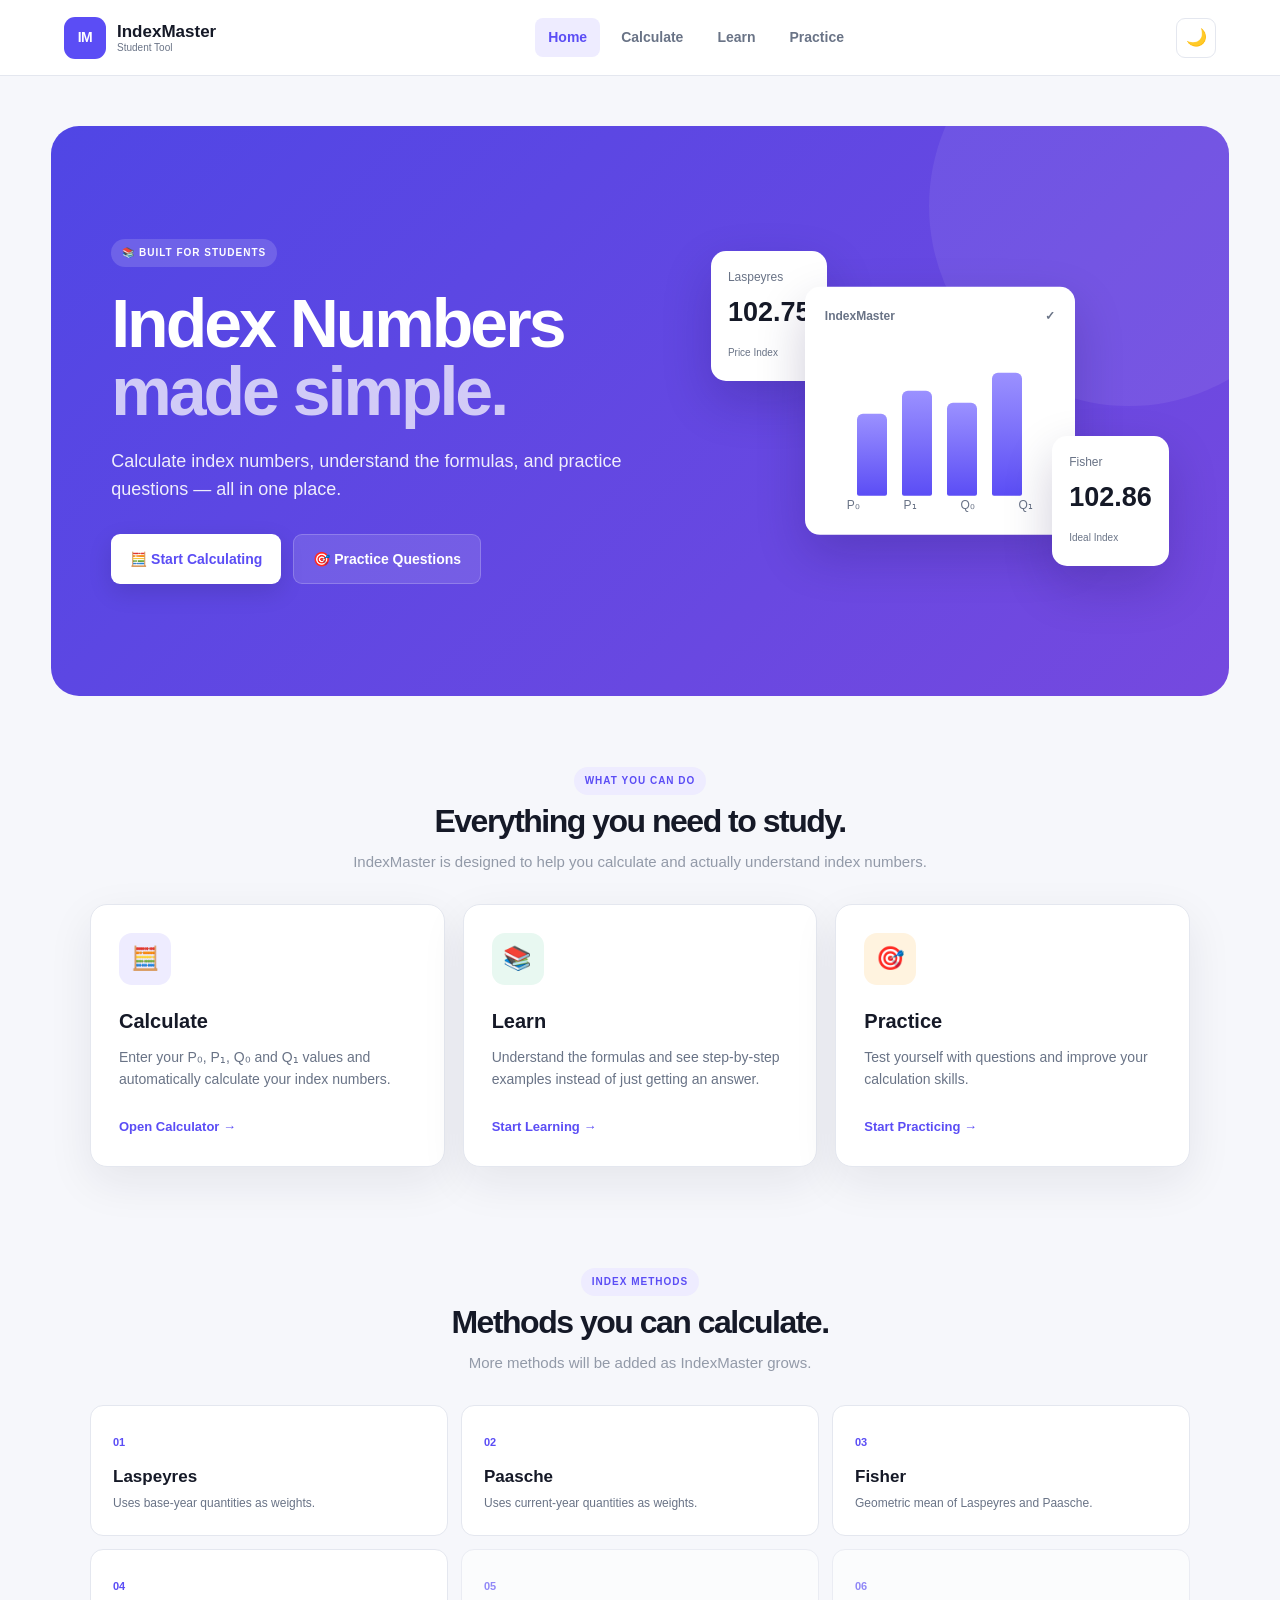
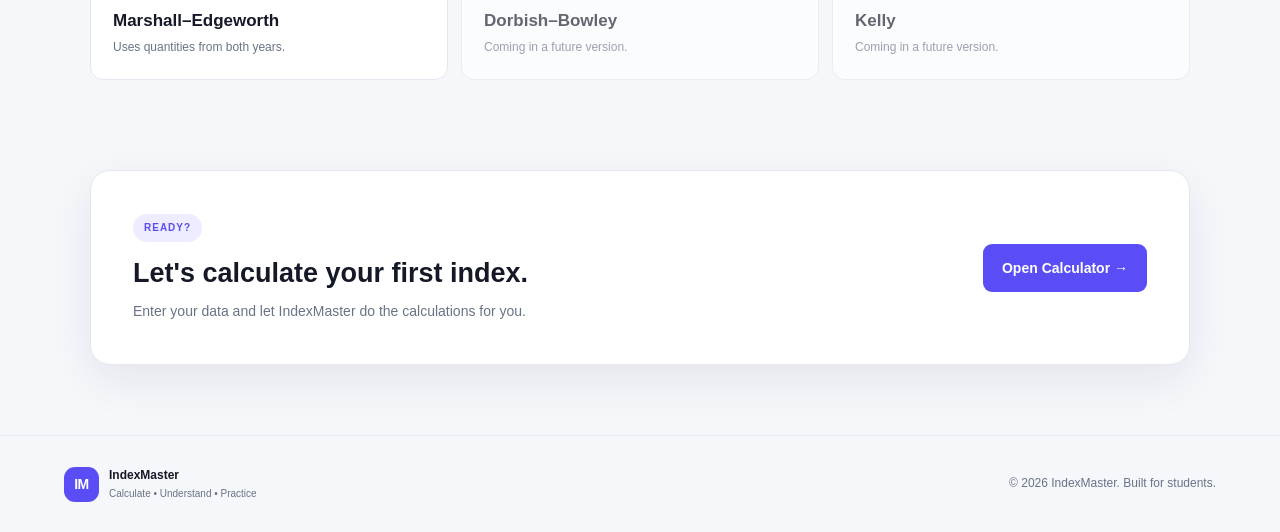
<file: index.html>
<!DOCTYPE html>
<html lang="en">

<head>

    <meta charset="UTF-8">

    <meta
        name="viewport"
        content="width=device-width, initial-scale=1.0"
    >

    <meta
        name="description"
        content="IndexMaster - Calculate, learn and practice index numbers."
    >

    <title>IndexMaster | Index Number Calculator</title>

    <!-- CSS -->
    <link rel="stylesheet" href="css/style.css">

</head>


<body>

    <!-- =========================
         NAVIGATION
    ========================== -->

    <nav class="navbar">

        <a href="index.html" class="brand">

            <div class="brand-logo">
                IM
            </div>

            <div class="brand-text">

                <strong>IndexMaster</strong>

                <span>Student Tool</span>

            </div>

        </a>


        <div class="nav-links">

            <a href="index.html" class="active">
                Home
            </a>

            <a href="calculator.html">
                Calculate
            </a>

            <a href="learn.html">
                Learn
            </a>

            <a href="practice.html">
                Practice
            </a>

        </div>


        <button
            id="themeButton"
            class="theme-button"
            aria-label="Toggle dark mode"
        >
            🌙
        </button>

    </nav>



    <!-- =========================
         HERO SECTION
    ========================== -->

    <main>

        <section class="hero">

            <div class="hero-content">

                <div class="badge">
                    📚 BUILT FOR STUDENTS
                </div>


                <h1>

                    Index Numbers

                    <span>
                        made simple.
                    </span>

                </h1>


                <p>

                    Calculate index numbers, understand the formulas,
                    and practice questions — all in one place.

                </p>


                <div class="hero-buttons">

                    <a
                        href="calculator.html"
                        class="button primary-button"
                    >
                        🧮 Start Calculating
                    </a>


                    <a
                        href="practice.html"
                        class="button secondary-button"
                    >
                        🎯 Practice Questions
                    </a>

                </div>

            </div>


            <!-- HERO VISUAL -->

            <div class="hero-visual">

                <div class="floating-card card-one">

                    <span>Laspeyres</span>

                    <strong>
                        102.75
                    </strong>

                    <small>
                        Price Index
                    </small>

                </div>


                <div class="floating-card main-card">

                    <div class="mini-header">

                        <span>
                            IndexMaster
                        </span>

                        <span>
                            ✓
                        </span>

                    </div>


                    <div class="chart">

                        <div
                            class="bar"
                            style="height: 55%;"
                        ></div>

                        <div
                            class="bar"
                            style="height: 70%;"
                        ></div>

                        <div
                            class="bar"
                            style="height: 62%;"
                        ></div>

                        <div
                            class="bar"
                            style="height: 82%;"
                        ></div>

                    </div>


                    <div class="chart-labels">

                        <span>
                            P₀
                        </span>

                        <span>
                            P₁
                        </span>

                        <span>
                            Q₀
                        </span>

                        <span>
                            Q₁
                        </span>

                    </div>

                </div>


                <div class="floating-card card-two">

                    <span>Fisher</span>

                    <strong>
                        102.86
                    </strong>

                    <small>
                        Ideal Index
                    </small>

                </div>

            </div>

        </section>



        <!-- =========================
             FEATURES
        ========================== -->

        <section class="section">

            <div class="section-heading">

                <div class="badge">
                    WHAT YOU CAN DO
                </div>

                <h2>
                    Everything you need to study.
                </h2>

                <p>
                    IndexMaster is designed to help you
                    calculate and actually understand index numbers.
                </p>

            </div>


            <div class="feature-grid">


                <!-- CALCULATE -->

                <a
                    href="calculator.html"
                    class="feature-card"
                >

                    <div class="feature-icon calculate-icon">
                        🧮
                    </div>

                    <h3>
                        Calculate
                    </h3>

                    <p>
                        Enter your P₀, P₁, Q₀ and Q₁ values
                        and automatically calculate your index numbers.
                    </p>

                    <span class="learn-more">
                        Open Calculator →
                    </span>

                </a>



                <!-- LEARN -->

                <a
                    href="learn.html"
                    class="feature-card"
                >

                    <div class="feature-icon learn-icon">
                        📚
                    </div>

                    <h3>
                        Learn
                    </h3>

                    <p>
                        Understand the formulas and see
                        step-by-step examples instead of just
                        getting an answer.
                    </p>

                    <span class="learn-more">
                        Start Learning →
                    </span>

                </a>



                <!-- PRACTICE -->

                <a
                    href="practice.html"
                    class="feature-card"
                >

                    <div class="feature-icon practice-icon">
                        🎯
                    </div>

                    <h3>
                        Practice
                    </h3>

                    <p>
                        Test yourself with questions and
                        improve your calculation skills.
                    </p>

                    <span class="learn-more">
                        Start Practicing →
                    </span>

                </a>

            </div>

        </section>



        <!-- =========================
             METHODS
        ========================== -->

        <section class="methods-section">

            <div class="section-heading">

                <div class="badge">
                    INDEX METHODS
                </div>

                <h2>
                    Methods you can calculate.
                </h2>

                <p>
                    More methods will be added as IndexMaster grows.
                </p>

            </div>


            <div class="methods-grid">


                <div class="method-card">

                    <span class="method-number">
                        01
                    </span>

                    <h3>
                        Laspeyres
                    </h3>

                    <p>
                        Uses base-year quantities as weights.
                    </p>

                </div>


                <div class="method-card">

                    <span class="method-number">
                        02
                    </span>

                    <h3>
                        Paasche
                    </h3>

                    <p>
                        Uses current-year quantities as weights.
                    </p>

                </div>


                <div class="method-card">

                    <span class="method-number">
                        03
                    </span>

                    <h3>
                        Fisher
                    </h3>

                    <p>
                        Geometric mean of Laspeyres and Paasche.
                    </p>

                </div>


                <div class="method-card">

                    <span class="method-number">
                        04
                    </span>

                    <h3>
                        Marshall–Edgeworth
                    </h3>

                    <p>
                        Uses quantities from both years.
                    </p>

                </div>


                <div class="method-card coming-soon">

                    <span class="method-number">
                        05
                    </span>

                    <h3>
                        Dorbish–Bowley
                    </h3>

                    <p>
                        Coming in a future version.
                    </p>

                </div>


                <div class="method-card coming-soon">

                    <span class="method-number">
                        06
                    </span>

                    <h3>
                        Kelly
                    </h3>

                    <p>
                        Coming in a future version.
                    </p>

                </div>

            </div>

        </section>



        <!-- =========================
             CTA
        ========================== -->

        <section class="cta">

            <div>

                <span class="badge">
                    READY?
                </span>

                <h2>
                    Let's calculate your first index.
                </h2>

                <p>
                    Enter your data and let IndexMaster
                    do the calculations for you.
                </p>

            </div>


            <a
                href="calculator.html"
                class="button cta-button"
            >
                Open Calculator →
            </a>

        </section>

    </main>



    <!-- =========================
         FOOTER
    ========================== -->

    <footer>

        <div class="footer-brand">

            <div class="brand-logo">
                IM
            </div>

            <div>

                <strong>
                    IndexMaster
                </strong>

                <p>
                    Calculate • Understand • Practice
                </p>

            </div>

        </div>


        <p class="copyright">
            © 2026 IndexMaster. Built for students.
        </p>

    </footer>


    <!-- JavaScript -->

    <script>

        const themeButton =
            document.getElementById("themeButton");


        themeButton.addEventListener(
            "click",
            function () {

                document.body.classList.toggle("dark");

                const isDark =
                    document.body.classList.contains("dark");


                themeButton.textContent =
                    isDark ? "☀️" : "🌙";


                localStorage.setItem(
                    "indexmaster-dark",
                    isDark
                );

            }
        );


        // Load saved theme

        const savedTheme =
            localStorage.getItem("indexmaster-dark");


        if (savedTheme === "true") {

            document.body.classList.add("dark");

            themeButton.textContent = "☀️";

        }

    </script>

</body>

</html>
</file>
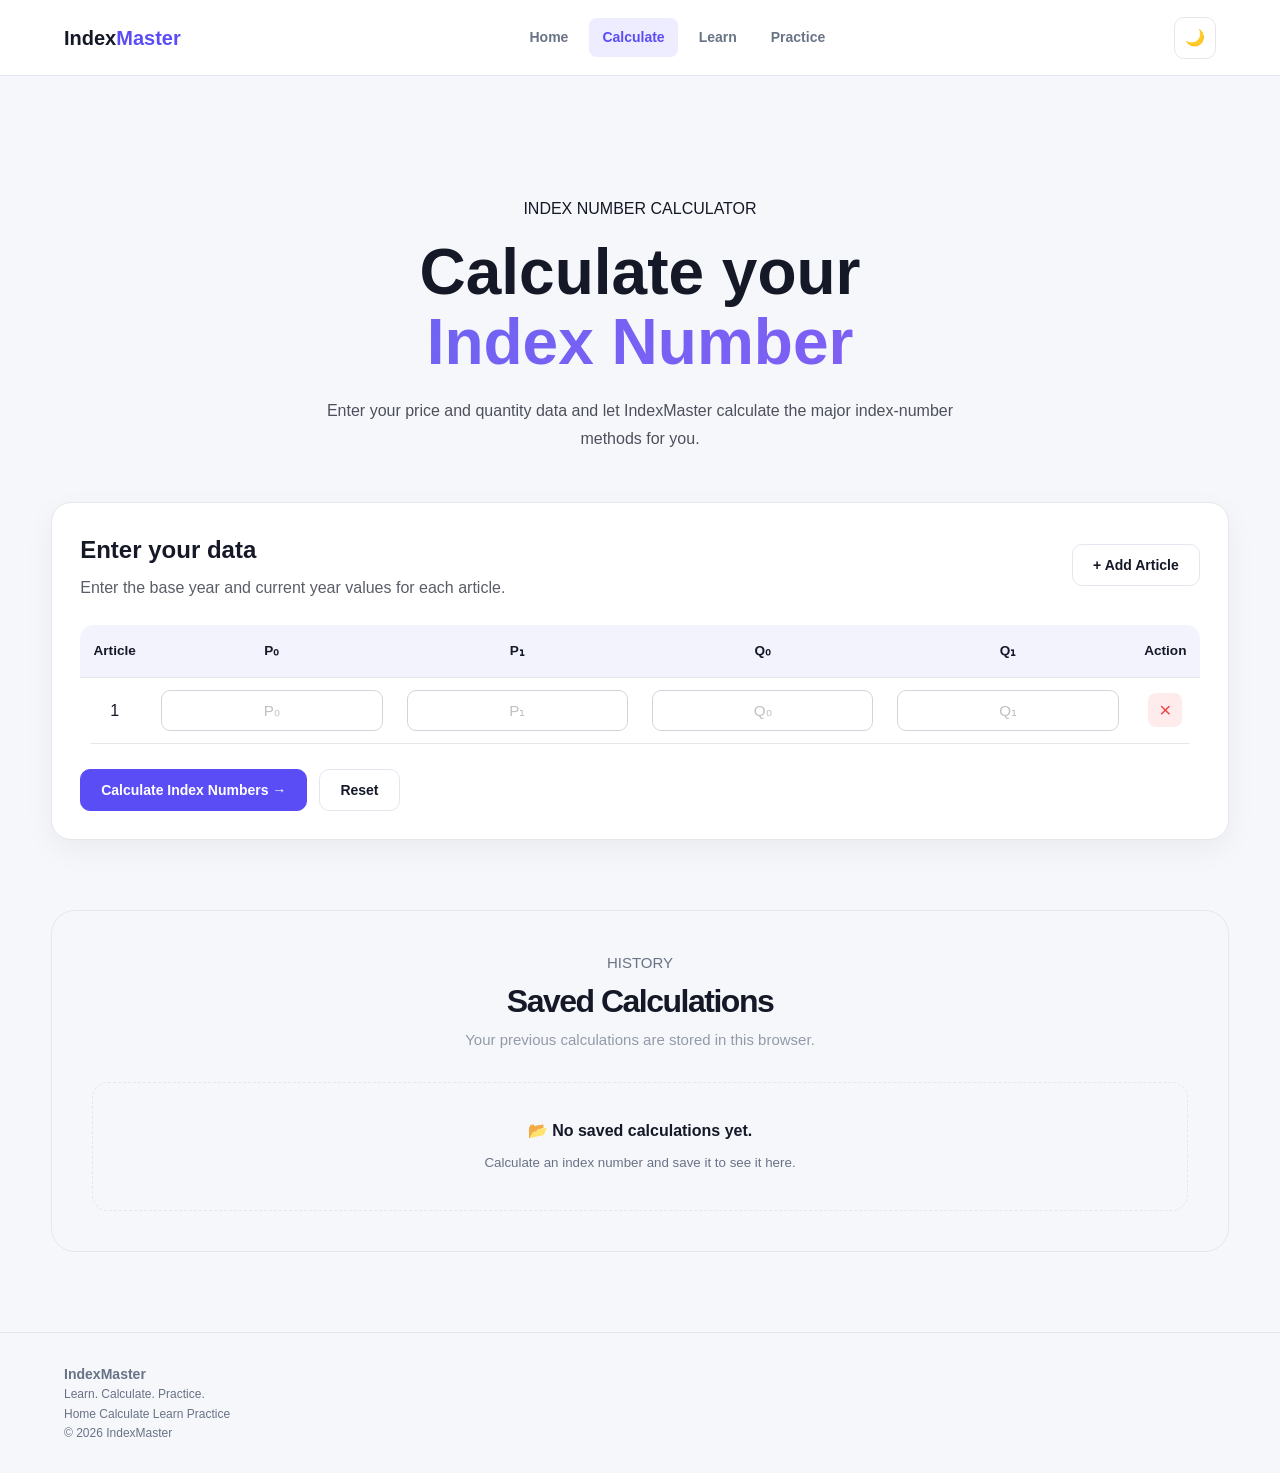
<file: calculator.html>
<!DOCTYPE html>
<html lang="en">
<head>
    <meta charset="UTF-8">
    <meta name="viewport" content="width=device-width, initial-scale=1.0">

    <title>Calculate | IndexMaster</title>

    <link rel="stylesheet" href="css/style.css">
</head>

<body>
<!-- CUSTOM ALERT POPUP -->
<div id="alertOverlay" class="alert-overlay">

    <div class="alert-box">

        <div class="alert-icon">
            ⚠️
        </div>

        <div class="alert-content">

            <h3 id="alertTitle">
                Check your input
            </h3>

            <p id="alertMessage">
                Something needs your attention.
            </p>

        </div>

        <button
            class="alert-close"
            onclick="closeAlert()"
        >
            OK
        </button>

    </div>

</div>
    <!-- NAVBAR -->
    <nav class="navbar">
        <div class="nav-container">

            <a href="index.html" class="logo">
                Index<span>Master</span>
            </a>

            <div class="nav-links">
                <a href="index.html">Home</a>
                <a href="calculator.html" class="active">Calculate</a>
                <a href="learn.html">Learn</a>
                <a href="practice.html">Practice</a>
            </div>

            <button class="theme-toggle" onclick="toggleTheme()">
                🌙
            </button>

        </div>
    </nav>


    <!-- PAGE HEADER -->
    <section class="calculator-header">

        <div class="container">

            <p class="eyebrow">INDEX NUMBER CALCULATOR</p>

            <h1>
                Calculate your
                <span>Index Number</span>
            </h1>

            <p>
                Enter your price and quantity data and let IndexMaster
                calculate the major index-number methods for you.
            </p>

        </div>

    </section>


    <!-- CALCULATOR -->
    <main class="calculator-container">

        <!-- INPUT CARD -->
        <section class="calculator-card">

            <div class="card-header">
                <div>
                    <h2>Enter your data</h2>
                    <p>
                        Enter the base year and current year values
                        for each article.
                    </p>
                </div>

                <button class="secondary-btn" onclick="addArticle()">
                    + Add Article
                </button>
            </div>


            <!-- TABLE -->
            <div class="table-wrapper">

                <table id="dataTable">

                    <thead>
                        <tr>
                            <th>Article</th>
                            <th>P₀</th>
                            <th>P₁</th>
                            <th>Q₀</th>
                            <th>Q₁</th>
                            <th>Action</th>
                        </tr>
                    </thead>

                    <tbody id="articleRows">

                        <tr>
                            <td>1</td>

                            <td>
                                <input
                                    type="number"
                                    class="data-input p0"
                                    placeholder="P₀"
                                    step="any"
                                >
                            </td>

                            <td>
                                <input
                                    type="number"
                                    class="data-input p1"
                                    placeholder="P₁"
                                    step="any"
                                >
                            </td>

                            <td>
                                <input
                                    type="number"
                                    class="data-input q0"
                                    placeholder="Q₀"
                                    step="any"
                                >
                            </td>

                            <td>
                                <input
                                    type="number"
                                    class="data-input q1"
                                    placeholder="Q₁"
                                    step="any"
                                >
                            </td>

                            <td>
                                <button
                                    class="delete-btn"
                                    onclick="removeArticle(this)"
                                >
                                    ×
                                </button>
                            </td>
                        </tr>

                    </tbody>

                </table>

            </div>


            <!-- BUTTONS -->
            <div class="calculator-actions">

                <button
                    class="primary-btn calculate-btn"
                    onclick="calculateIndex()"
                >
                    Calculate Index Numbers →
                </button>

                <button
                    class="secondary-btn"
                    onclick="resetCalculator()"
                >
                    Reset
                </button>

            </div>

        </section>


        <!-- RESULTS -->
        <section id="resultsSection" class="results-section hidden">

            <div class="section-heading">

                <p class="eyebrow">RESULTS</p>

                <h2>
                    Your Index Numbers
                </h2>

                <p>
                    Here are the results calculated from your data.
                </p>

            </div>


            <!-- RESULT CARDS -->
            <div class="results-grid">

                <div class="result-card">

                    <span class="result-label">
                        Laspeyres
                    </span>

                    <strong id="laspeyresResult">
                        —
                    </strong>

                    <small>
                        Base-year quantities
                    </small>

                </div>


                <div class="result-card">

                    <span class="result-label">
                        Paasche
                    </span>

                    <strong id="paascheResult">
                        —
                    </strong>

                    <small>
                        Current-year quantities
                    </small>

                </div>


                <div class="result-card featured-result">

                    <span class="result-label">
                        Fisher
                    </span>

                    <strong id="fisherResult">
                        —
                    </strong>

                    <small>
                        Ideal index
                    </small>

                </div>


                <div class="result-card">

                    <span class="result-label">
                        Marshall–Edgeworth
                    </span>

                    <strong id="marshallResult">
                        —
                    </strong>

                    <small>
                        Average quantities
                    </small>

                </div>

            </div>


            <!-- CALCULATION TABLE -->
            <div class="calculation-card">

                <div class="card-header">

                    <div>
                        <h2>Calculation table</h2>

                        <p>
                            Intermediate values used in the formulas.
                        </p>
                    </div>

                </div>


                <div class="table-wrapper">

                    <table id="calculationTable">

                        <thead>

                            <tr>
                                <th>Article</th>
                                <th>P₀Q₀</th>
                                <th>P₁Q₀</th>
                                <th>P₀Q₁</th>
                                <th>P₁Q₁</th>
                                <th>P₁(Q₀+Q₁)</th>
                                <th>P₀(Q₀+Q₁)</th>
                            </tr>

                        </thead>

                        <tbody id="calculationRows">
                        </tbody>

                        <tfoot id="calculationTotals">
                        </tfoot>

                    </table>

                </div>

            </div>


            <!-- STEP BY STEP -->
            <div class="solution-card">

                <div class="card-header">

                    <div>
                        <p class="eyebrow">UNDERSTAND</p>

                        <h2>
                            Step-by-step solution
                        </h2>
                    </div>

                </div>

                <div id="solutionContent">
                </div>

            </div>


            <!-- RESULT ACTIONS -->
            <!-- VISUAL COMPARISON -->
<div class="comparison-card">

    <div class="card-header">

        <div>
            <p class="eyebrow">COMPARE</p>

            <h2>Index Comparison</h2>

            <p>
                See how the four methods compare.
            </p>
        </div>

    </div>

    <div class="comparison-chart">

        <div class="chart-item">

            <div class="chart-label">
                <span>Laspeyres</span>
                <strong id="chartLaspeyres">0</strong>
            </div>

            <div class="chart-track">
                <div
                    id="barLaspeyres"
                    class="chart-bar"
                ></div>
            </div>

        </div>


        <div class="chart-item">

            <div class="chart-label">
                <span>Paasche</span>
                <strong id="chartPaasche">0</strong>
            </div>

            <div class="chart-track">
                <div
                    id="barPaasche"
                    class="chart-bar"
                ></div>
            </div>

        </div>


        <div class="chart-item">

            <div class="chart-label">
                <span>Fisher</span>
                <strong id="chartFisher">0</strong>
            </div>

            <div class="chart-track">
                <div
                    id="barFisher"
                    class="chart-bar"
                ></div>
            </div>

        </div>


        <div class="chart-item">

            <div class="chart-label">
                <span>Marshall–Edgeworth</span>
                <strong id="chartMarshall">0</strong>
            </div>

            <div class="chart-track">
                <div
                    id="barMarshall"
                    class="chart-bar"
                ></div>
            </div>

        </div>

    </div>

</div>


<!-- RESULT ACTIONS -->

<div class="result-actions">

    <button
        class="primary-btn"
        onclick="copyResults()"
    >
        📋 Copy Full Solution
    </button>

    <button
        class="secondary-btn"
        onclick="saveCalculation()"
    >
        💾 Save Calculation
    </button>

    <button
        class="secondary-btn"
        onclick="window.print()"
    >
        🖨 Print
    </button>

</div>
</div>

</section>
        </section>
<!-- SAVED CALCULATIONS -->

<div class="saved-calculations">

    <div class="section-heading">

        <p class="eyebrow">HISTORY</p>

        <h2>Saved Calculations</h2>

        <p>
            Your previous calculations are stored in this browser.
        </p>

    </div>

    <div id="savedCalculationsList">
        <!-- Saved calculations will appear here -->
    </div>

</div>
    </main>


    <!-- FOOTER -->
    <footer class="footer">

        <div class="container">

            <div class="footer-content">

                <div>
                    <h3>IndexMaster</h3>

                    <p>
                        Learn. Calculate. Practice.
                    </p>
                </div>

                <div class="footer-links">

                    <a href="index.html">Home</a>
                    <a href="calculator.html">Calculate</a>
                    <a href="learn.html">Learn</a>
                    <a href="practice.html">Practice</a>

                </div>

            </div>

            <div class="footer-bottom">
                © 2026 IndexMaster
            </div>

        </div>

    </footer>


    <script>

        function toggleTheme() {

            document.body.classList.toggle("dark");

            localStorage.setItem(
                "theme",
                document.body.classList.contains("dark")
                    ? "dark"
                    : "light"
            );

        }


        window.onload = function () {

            const savedTheme = localStorage.getItem("theme");

            if (savedTheme === "dark") {
                document.body.classList.add("dark");
            }

        };

    </script>
<script src="script.js"></script>
</body>
</html>
</file>
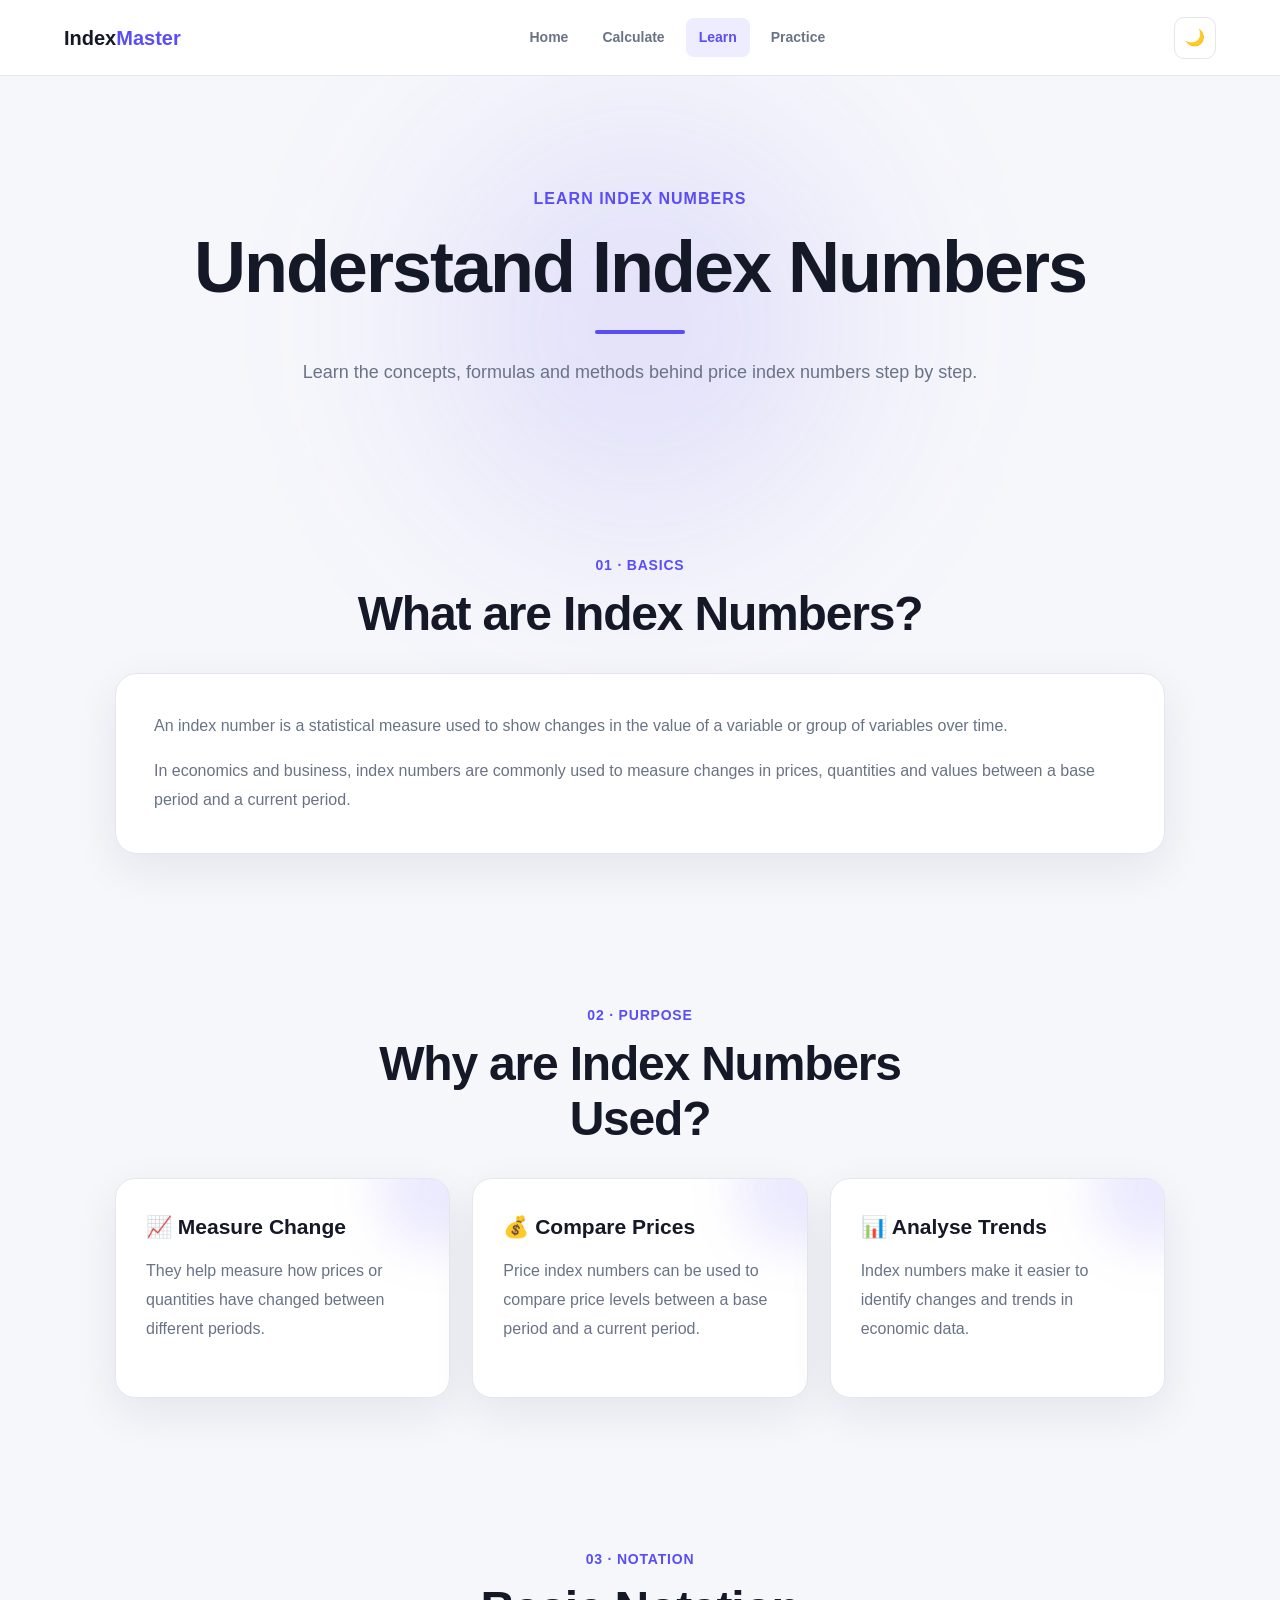
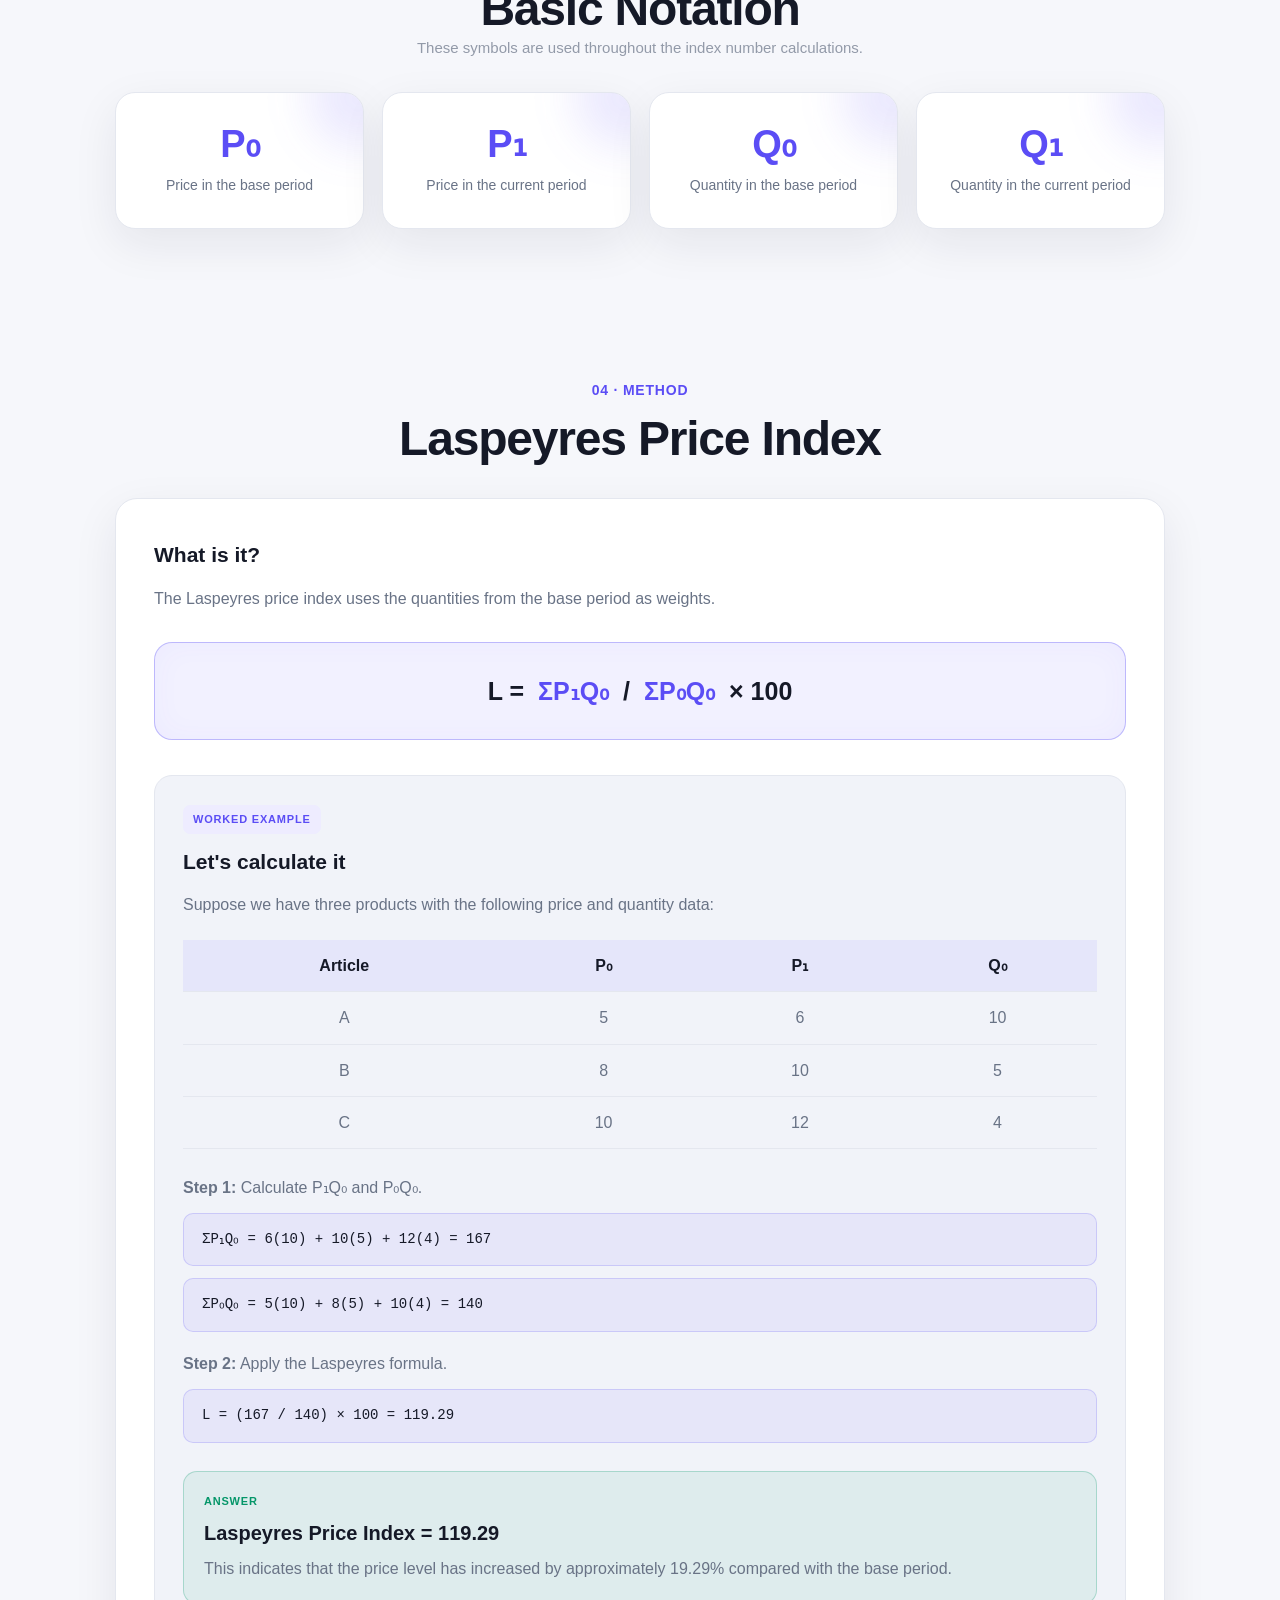
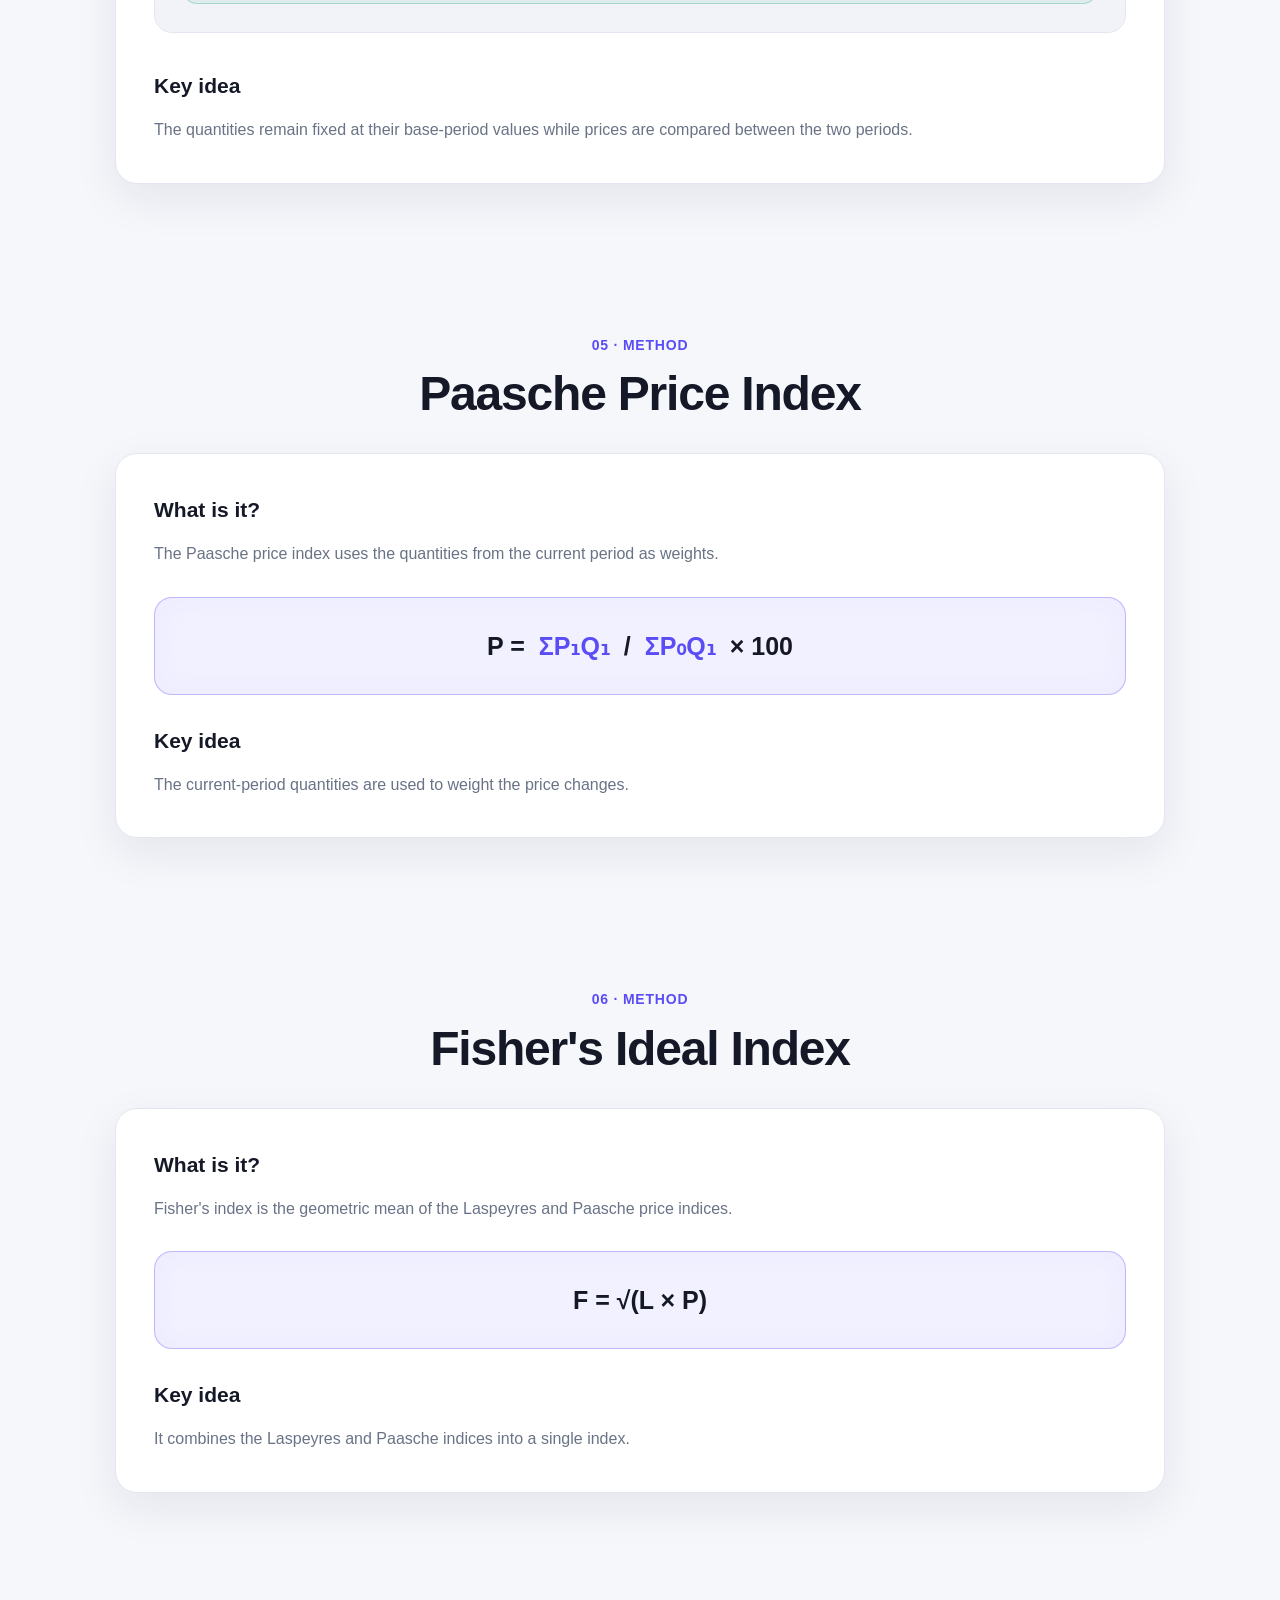
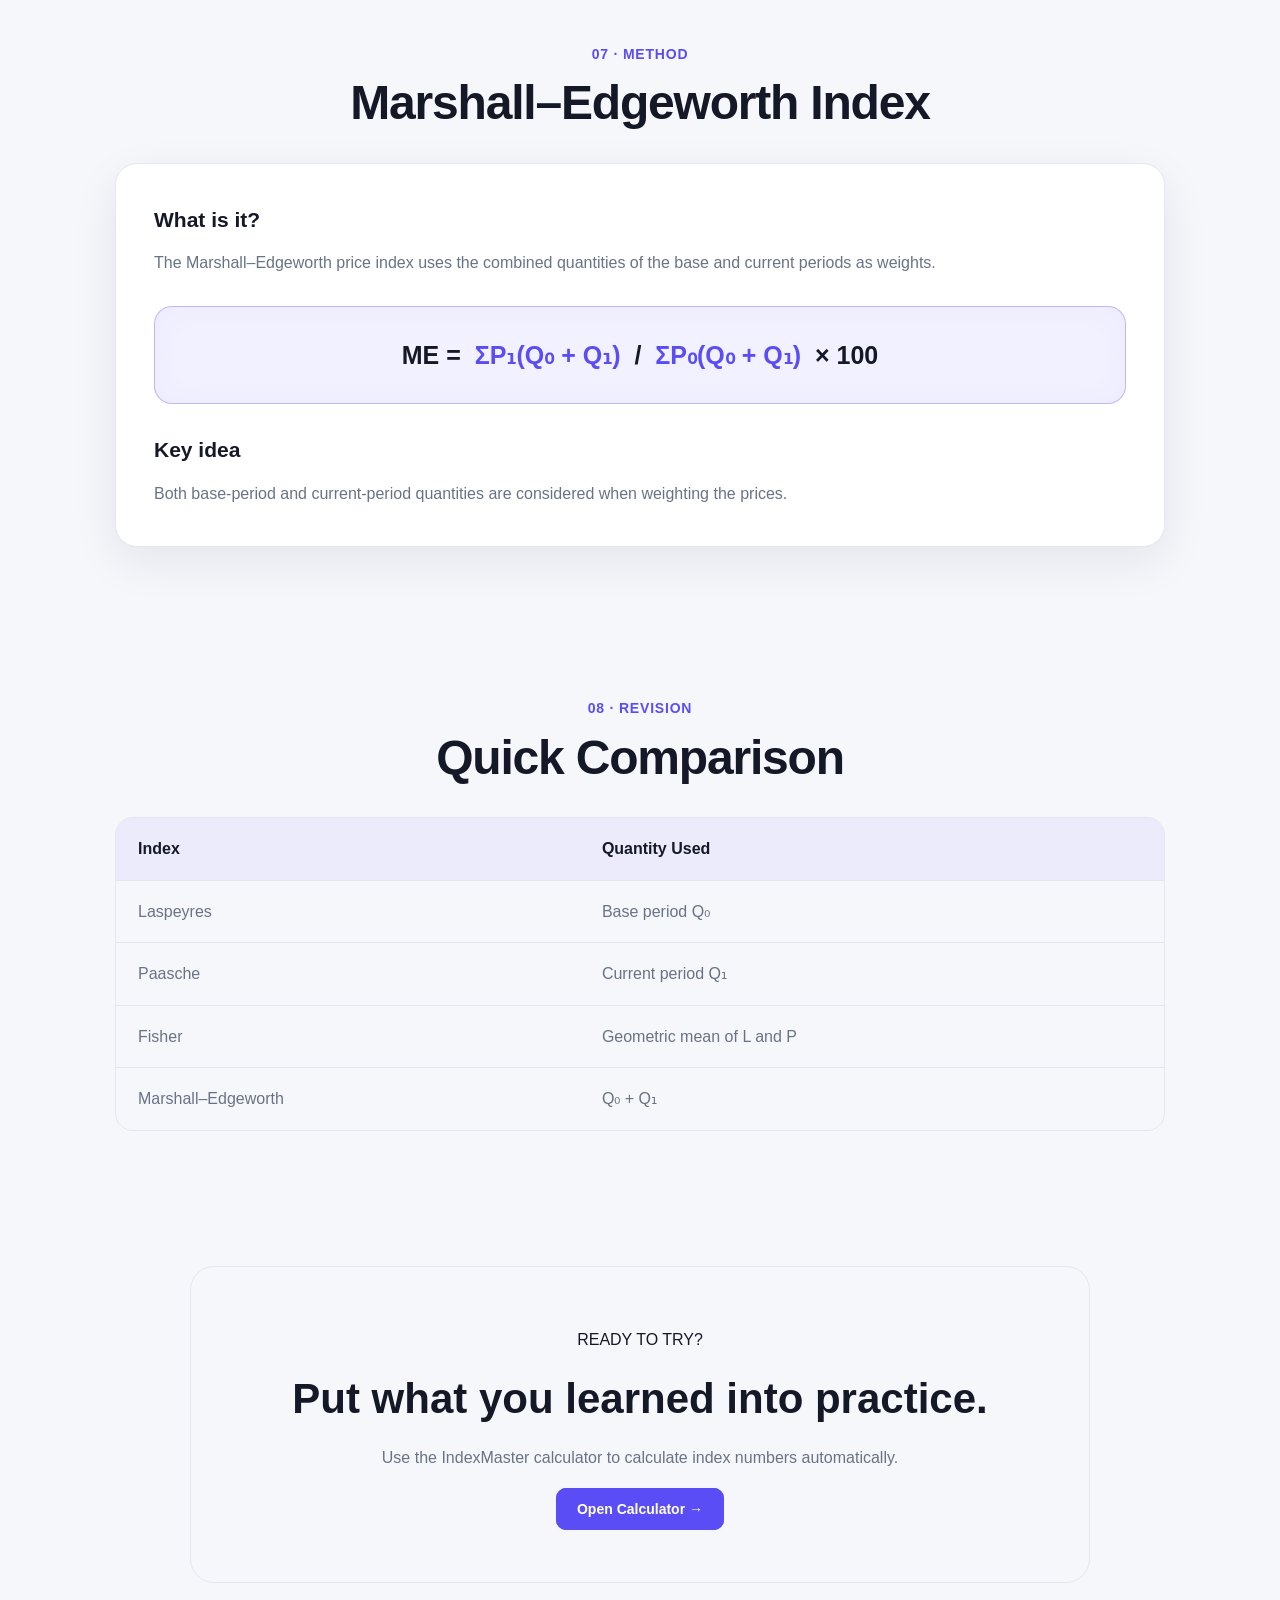
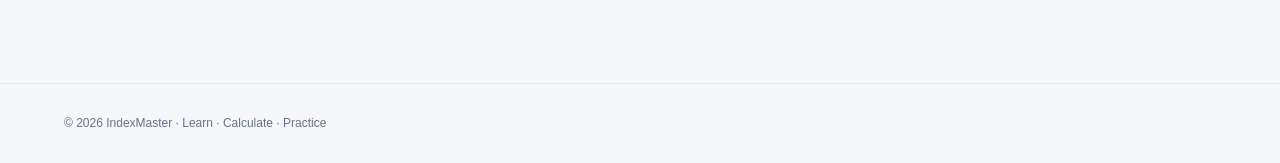
<file: learn.html>
<!DOCTYPE html>
<html lang="en">

<head>

    <meta charset="UTF-8">

    <meta
        name="viewport"
        content="width=device-width, initial-scale=1.0"
    >

    <title>Learn | IndexMaster</title>

    <link
        rel="stylesheet"
        href="css/style.css"
    >

</head>

<body>

  <!-- NAVBAR -->

<nav class="navbar">

    <div class="nav-container">

        <a href="index.html" class="logo">
            Index<span>Master</span>
        </a>

        <div class="nav-links">

            <a href="index.html">
                Home
            </a>

            <a href="calculator.html">
                Calculate
            </a>

            <a href="learn.html" class="active">
                Learn
            </a>

            <a href="practice.html">
                Practice
            </a>

        </div>

        <button
            class="theme-toggle"
            onclick="toggleTheme()"
            aria-label="Toggle dark mode"
        >
            🌙
        </button>

    </div>

</nav>


    <!-- LEARN HEADER -->

    <main>

        <section class="learn-hero">

            <p class="eyebrow">
                LEARN INDEX NUMBERS
            </p>

            <h1>
                Understand Index Numbers
            </h1>

            <p>
                Learn the concepts, formulas and methods
                behind price index numbers step by step.
            </p>

        </section>


        <!-- INTRODUCTION -->

        <section class="learn-section">

            <div class="section-heading">

                <p class="eyebrow">
                    01 · BASICS
                </p>

                <h2>
                    What are Index Numbers?
                </h2>

            </div>

            <div class="learn-card">

                <p>
                    An index number is a statistical measure
                    used to show changes in the value of a
                    variable or group of variables over time.
                </p>

                <p>
                    In economics and business, index numbers
                    are commonly used to measure changes in
                    prices, quantities and values between a
                    base period and a current period.
                </p>

            </div>

        </section>


        <!-- WHY INDEX NUMBERS -->

        <section class="learn-section">

            <div class="section-heading">

                <p class="eyebrow">
                    02 · PURPOSE
                </p>

                <h2>
                    Why are Index Numbers Used?
                </h2>

            </div>

            <div class="learn-grid">

                <div class="learn-card">

                    <h3>
                        📈 Measure Change
                    </h3>

                    <p>
                        They help measure how prices or
                        quantities have changed between
                        different periods.
                    </p>

                </div>

                <div class="learn-card">

                    <h3>
                        💰 Compare Prices
                    </h3>

                    <p>
                        Price index numbers can be used
                        to compare price levels between
                        a base period and a current period.
                    </p>

                </div>

                <div class="learn-card">

                    <h3>
                        📊 Analyse Trends
                    </h3>

                    <p>
                        Index numbers make it easier to
                        identify changes and trends in
                        economic data.
                    </p>

                </div>

            </div>

        </section>


        <!-- NOTATION -->

        <section class="learn-section">

            <div class="section-heading">

                <p class="eyebrow">
                    03 · NOTATION
                </p>

                <h2>
                    Basic Notation
                </h2>

                <p>
                    These symbols are used throughout
                    the index number calculations.
                </p>

            </div>

            <div class="notation-grid">

                <div class="notation-card">
                    <strong>P₀</strong>
                    <span>Price in the base period</span>
                </div>

                <div class="notation-card">
                    <strong>P₁</strong>
                    <span>Price in the current period</span>
                </div>

                <div class="notation-card">
                    <strong>Q₀</strong>
                    <span>Quantity in the base period</span>
                </div>

                <div class="notation-card">
                    <strong>Q₁</strong>
                    <span>Quantity in the current period</span>
                </div>

            </div>

        </section>


        <!-- LASPEYRES -->

        <section class="learn-section">

            <div class="section-heading">

                <p class="eyebrow">
                    04 · METHOD
                </p>

                <h2>
                    Laspeyres Price Index
                </h2>

            </div>

            <div class="learn-card">

                <h3>
                    What is it?
                </h3>

                <p>
                    The Laspeyres price index uses the
                    quantities from the base period as
                    weights.
                </p>

                <div class="formula-box">

                    L =
                    <span>
                        ΣP₁Q₀
                    </span>
                    /
                    <span>
                        ΣP₀Q₀
                    </span>
                    × 100

                </div>
<div class="worked-example">

    <div class="example-label">
        WORKED EXAMPLE
    </div>

    <h3>Let's calculate it</h3>

    <p>
        Suppose we have three products with the following
        price and quantity data:
    </p>

    <div class="example-table-wrapper">

        <table class="example-table">

            <thead>
                <tr>
                    <th>Article</th>
                    <th>P₀</th>
                    <th>P₁</th>
                    <th>Q₀</th>
                </tr>
            </thead>

            <tbody>

                <tr>
                    <td>A</td>
                    <td>5</td>
                    <td>6</td>
                    <td>10</td>
                </tr>

                <tr>
                    <td>B</td>
                    <td>8</td>
                    <td>10</td>
                    <td>5</td>
                </tr>

                <tr>
                    <td>C</td>
                    <td>10</td>
                    <td>12</td>
                    <td>4</td>
                </tr>

            </tbody>

        </table>

    </div>

    <div class="example-calculation">

        <p>
            <strong>Step 1:</strong>
            Calculate P₁Q₀ and P₀Q₀.
        </p>

        <div class="example-formula">
            ΣP₁Q₀ = 6(10) + 10(5) + 12(4) = 167
        </div>

        <div class="example-formula">
            ΣP₀Q₀ = 5(10) + 8(5) + 10(4) = 140
        </div>

        <p>
            <strong>Step 2:</strong>
            Apply the Laspeyres formula.
        </p>

        <div class="example-formula">
            L = (167 / 140) × 100 = 119.29
        </div>

    </div>

    <div class="example-answer">

        <span>ANSWER</span>

        <strong>Laspeyres Price Index = 119.29</strong>

        <p>
            This indicates that the price level has increased
            by approximately 19.29% compared with the base period.
        </p>

    </div>

</div>
                <h3>
                    Key idea
                </h3>

                <p>
                    The quantities remain fixed at their
                    base-period values while prices are
                    compared between the two periods.
                </p>

            </div>

        </section>


        <!-- PAASCHE -->

        <section class="learn-section">

            <div class="section-heading">

                <p class="eyebrow">
                    05 · METHOD
                </p>

                <h2>
                    Paasche Price Index
                </h2>

            </div>

            <div class="learn-card">

                <h3>
                    What is it?
                </h3>

                <p>
                    The Paasche price index uses the
                    quantities from the current period
                    as weights.
                </p>

                <div class="formula-box">

                    P =
                    <span>
                        ΣP₁Q₁
                    </span>
                    /
                    <span>
                        ΣP₀Q₁
                    </span>
                    × 100

                </div>

                <h3>
                    Key idea
                </h3>

                <p>
                    The current-period quantities are used
                    to weight the price changes.
                </p>

            </div>

        </section>


        <!-- FISHER -->

        <section class="learn-section">

            <div class="section-heading">

                <p class="eyebrow">
                    06 · METHOD
                </p>

                <h2>
                    Fisher's Ideal Index
                </h2>

            </div>

            <div class="learn-card">

                <h3>
                    What is it?
                </h3>

                <p>
                    Fisher's index is the geometric mean
                    of the Laspeyres and Paasche price
                    indices.
                </p>

                <div class="formula-box">

                    F = √(L × P)

                </div>

                <h3>
                    Key idea
                </h3>

                <p>
                    It combines the Laspeyres and Paasche
                    indices into a single index.
                </p>

            </div>

        </section>


        <!-- MARSHALL EDGEWORTH -->

        <section class="learn-section">

            <div class="section-heading">

                <p class="eyebrow">
                    07 · METHOD
                </p>

                <h2>
                    Marshall–Edgeworth Index
                </h2>

            </div>

            <div class="learn-card">

                <h3>
                    What is it?
                </h3>

                <p>
                    The Marshall–Edgeworth price index uses
                    the combined quantities of the base and
                    current periods as weights.
                </p>

                <div class="formula-box">

                    ME =
                    <span>
                        ΣP₁(Q₀ + Q₁)
                    </span>
                    /
                    <span>
                        ΣP₀(Q₀ + Q₁)
                    </span>
                    × 100

                </div>

                <h3>
                    Key idea
                </h3>

                <p>
                    Both base-period and current-period
                    quantities are considered when weighting
                    the prices.
                </p>

            </div>

        </section>


        <!-- QUICK COMPARISON -->

        <section class="learn-section">

            <div class="section-heading">

                <p class="eyebrow">
                    08 · REVISION
                </p>

                <h2>
                    Quick Comparison
                </h2>

            </div>

            <div class="comparison-table-wrapper">

                <table class="comparison-table">

                    <thead>

                        <tr>
                            <th>Index</th>
                            <th>Quantity Used</th>
                        </tr>

                    </thead>

                    <tbody>

                        <tr>
                            <td>Laspeyres</td>
                            <td>Base period Q₀</td>
                        </tr>

                        <tr>
                            <td>Paasche</td>
                            <td>Current period Q₁</td>
                        </tr>

                        <tr>
                            <td>Fisher</td>
                            <td>Geometric mean of L and P</td>
                        </tr>

                        <tr>
                            <td>Marshall–Edgeworth</td>
                            <td>Q₀ + Q₁</td>
                        </tr>

                    </tbody>

                </table>

            </div>

        </section>


        <!-- CTA -->

        <section class="learn-cta">

            <p class="eyebrow">
                READY TO TRY?
            </p>

            <h2>
                Put what you learned into practice.
            </h2>

            <p>
                Use the IndexMaster calculator to calculate
                index numbers automatically.
            </p>

            <a
                href="calculator.html"
                class="primary-btn"
            >
                Open Calculator →
            </a>

        </section>

    </main>


    <!-- FOOTER -->

    <footer>

        <p>
            © 2026 IndexMaster · Learn · Calculate · Practice
        </p>

    </footer>


    <!-- THEME -->

 <script>

    function toggleTheme() {

        document.body.classList.toggle("dark");

        localStorage.setItem(
            "theme",
            document.body.classList.contains("dark")
                ? "dark"
                : "light"
        );

    }


    window.onload = function () {

        const savedTheme =
            localStorage.getItem("theme");

        if (savedTheme === "dark") {
            document.body.classList.add("dark");
        }

    };

</script>

</body>

</html>
</file>
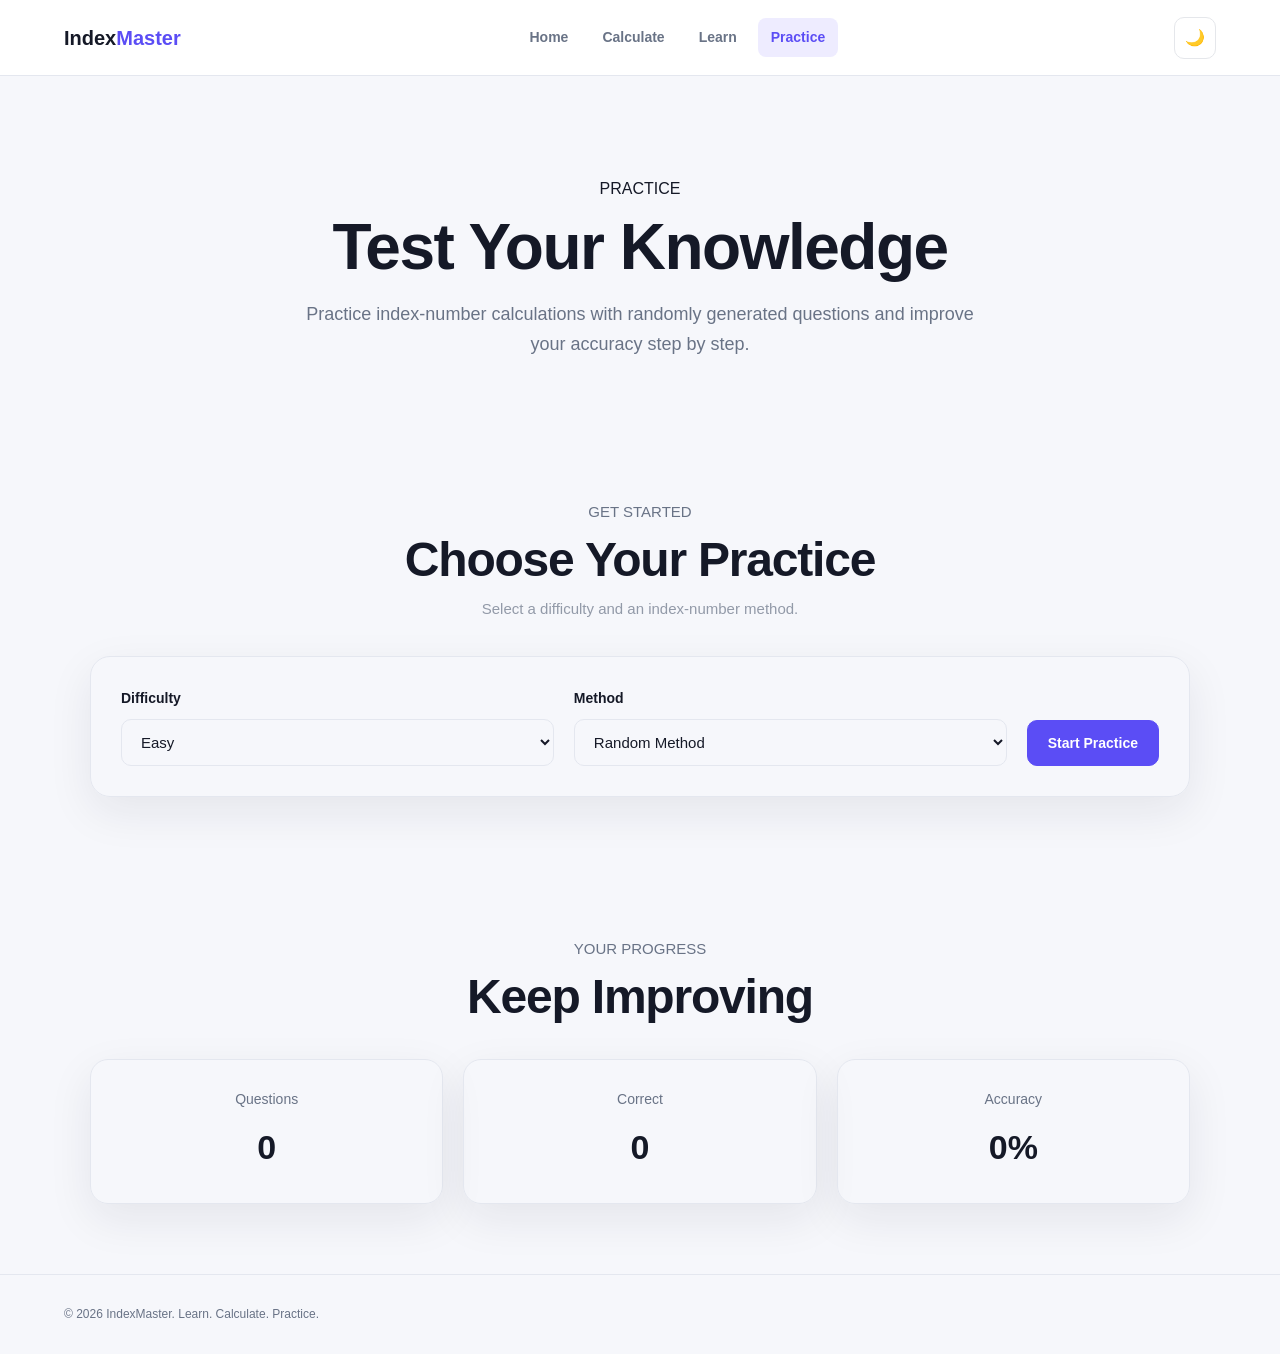
<file: practice.html>
<!DOCTYPE html>
<html lang="en">

<head>

    <meta charset="UTF-8">
    <meta name="viewport" content="width=device-width, initial-scale=1.0">

    <title>Practice | IndexMaster</title>

    <link rel="stylesheet" href="css/style.css">

</head>

<body>

    <!-- NAVBAR -->

    <nav class="navbar">

        <div class="nav-container">

            <a href="index.html" class="logo">
                Index<span>Master</span>
            </a>

            <div class="nav-links">

                <a href="index.html">Home</a>

                <a href="calculator.html">Calculate</a>

                <a href="learn.html">Learn</a>

                <a href="practice.html" class="active">Practice</a>

            </div>

            <button
                class="theme-toggle"
                onclick="toggleTheme()"
                aria-label="Toggle dark mode"
            >
                🌙
            </button>

        </div>

    </nav>


    <!-- PRACTICE HERO -->

    <header class="practice-hero">

        <p class="eyebrow">
            PRACTICE
        </p>

        <h1>
            Test Your Knowledge
        </h1>

        <p>
            Practice index-number calculations with randomly generated
            questions and improve your accuracy step by step.
        </p>

    </header>


    <!-- PRACTICE SETTINGS -->

    <section class="practice-section">

        <div class="section-heading">

            <p class="eyebrow">
                GET STARTED
            </p>

            <h2>
                Choose Your Practice
            </h2>

            <p>
                Select a difficulty and an index-number method.
            </p>

        </div>


        <div class="practice-settings">


            <!-- DIFFICULTY -->

            <div class="practice-option">

                <label for="difficulty">
                    Difficulty
                </label>

                <select id="difficulty">

                    <option value="easy">
                        Easy
                    </option>

                    <option value="medium">
                        Medium
                    </option>

                    <option value="hard">
                        Hard
                    </option>

                </select>

            </div>


            <!-- METHOD -->

            <div class="practice-option">

                <label for="practiceMethod">
                    Method
                </label>

                <select id="practiceMethod">

                    <option value="random">
                        Random Method
                    </option>

                    <option value="laspeyres">
                        Laspeyres
                    </option>

                    <option value="paasche">
                        Paasche
                    </option>

                    <option value="fisher">
                        Fisher
                    </option>

                    <option value="marshall">
                        Marshall–Edgeworth
                    </option>

                </select>

            </div>


            <button
                type="button"
                class="primary-btn"
                id="startPracticeBtn"
            >
                Start Practice
            </button>

        </div>

    </section>


    <!-- QUESTION AREA -->

    <section
        class="practice-section"
        id="questionSection"
        style="display: none;"
    >

        <div class="section-heading">

           <p class="eyebrow">
    QUESTION <span id="questionNumber">1</span> OF 10
</p>

<div class="practice-progress">
    <div
        class="practice-progress-bar"
        id="practiceProgressBar"
    ></div>
</div>

<h2 id="questionTitle">
    Calculate the Index Number
</h2>

            <p id="questionText">
                Your question will appear here.
            </p>

        </div>


        <!-- QUESTION TABLE -->

        <div class="practice-card">

            <div class="practice-table-wrapper">

                <table class="practice-table">

                    <thead>

                        <tr>

                            <th>Article</th>
                            <th>P₀</th>
                            <th>P₁</th>
                            <th>Q₀</th>
                            <th>Q₁</th>

                        </tr>

                    </thead>

                    <tbody id="questionTableBody">

                        <!-- Question data generated by JavaScript -->

                    </tbody>

                </table>

            </div>


            <!-- ANSWER -->

            <div class="answer-area">

                <label for="answerInput">
                    Your Answer
                </label>

                <div class="answer-input-row">

                    <input
                        type="number"
                        id="answerInput"
                        step="0.01"
                        placeholder="Enter your answer"
                    >

                    <button
                        type="button"
                        class="primary-btn"
                        id="checkAnswerBtn"
                    >
                        Check Answer
                    </button>

                </div>

            </div>


            <!-- RESULT -->

            <div
                class="answer-result"
                id="answerResult"
                style="display: none;"
            >

                <h3 id="resultTitle">
                    Result
                </h3>

                <p id="resultMessage">
                </p>

            </div>


            <!-- SOLUTION -->

            <div
                class="solution-area"
                id="solutionArea"
                style="display: none;"
            >

                <h3>
                    Solution
                </h3>

                <div id="solutionContent">

                    <!-- Solution generated by JavaScript -->

                </div>

            </div>


            <!-- NEXT QUESTION -->

            <div class="practice-actions">

                <button
                    type="button"
                    class="secondary-btn"
                    id="showSolutionBtn"
                >
                    Show Solution
                </button>

                <button
                    type="button"
                    class="primary-btn"
                    id="nextQuestionBtn"
                >
                    Next Question →
                </button>

            </div>

        </div>

    </section>

<!-- FINAL SCORE -->

<section
    class="practice-section"
    id="finalScoreSection"
    style="display: none;"
>

    <div class="final-score-card">

        <p class="eyebrow">
            TEST COMPLETE
        </p>

        <h2>
            Your Results
        </h2>

        <div class="final-score">

            <strong id="finalScore">
                0 / 10
            </strong>

            <span id="finalAccuracy">
                0% Accuracy
            </span>

        </div>

        <p id="finalMessage">
            Keep practicing and try again.
        </p>

        <button
            type="button"
            class="primary-btn"
            id="restartPracticeBtn"
        >
            Try Again
        </button>

    </div>

</section>
    <!-- PROGRESS -->

    <section
        class="practice-section"
        id="progressSection"
    >

        <div class="section-heading">

            <p class="eyebrow">
                YOUR PROGRESS
            </p>

            <h2>
                Keep Improving
            </h2>

        </div>


        <div class="progress-grid">


            <div class="progress-card">

                <span>
                    Questions
                </span>

                <strong id="questionsAttempted">
                    0
                </strong>

            </div>


            <div class="progress-card">

                <span>
                    Correct
                </span>

                <strong id="correctAnswers">
                    0
                </strong>

            </div>


            <div class="progress-card">

                <span>
                    Accuracy
                </span>

                <strong id="accuracy">
                    0%
                </strong>

            </div>


        </div>

    </section>


    <!-- FOOTER -->

    <footer class="footer">

        <p>
            © 2026 IndexMaster. Learn. Calculate. Practice.
        </p>

    </footer>


    <!-- THEME SCRIPT -->

    <script>

        function toggleTheme() {

            document.body.classList.toggle("dark");

            localStorage.setItem(
                "theme",
                document.body.classList.contains("dark")
                    ? "dark"
                    : "light"
            );

        }


        if (localStorage.getItem("theme") === "dark") {

            document.body.classList.add("dark");

        }

    </script>

<script src="script.js"></script>
</body>

</html>
</file>
<file: css/style.css>
/* =========================================
   INDEXMASTER V3
   MAIN STYLESHEET
========================================= */


/* =========================================
   VARIABLES
========================================= */

:root {

    --background: #f6f7fb;

    --surface: #ffffff;

    --surface-two: #f1f3f9;

    --text: #151927;

    --muted: #697386;

    --border: #e4e7ef;

    --primary: #5b4df5;

    --primary-dark: #4538d6;

    --purple-light: #eeecff;

    --success: #059669;

    --shadow:
        0 15px 45px rgba(20, 25, 50, 0.08);

}


/* =========================================
   RESET
========================================= */

* {

    margin: 0;

    padding: 0;

    box-sizing: border-box;

}


html {

    scroll-behavior: smooth;

}


body {

    font-family:
        Inter,
        -apple-system,
        BlinkMacSystemFont,
        "Segoe UI",
        Arial,
        sans-serif;

    background: var(--background);

    color: var(--text);

    line-height: 1.6;

    transition:
        background 0.25s,
        color 0.25s;

}


a {

    color: inherit;

    text-decoration: none;

}


button {

    font-family: inherit;

}


/* =========================================
   NAVIGATION
========================================= */

.navbar {

    width: 100%;

    height: 76px;

    padding:
        0 clamp(20px, 5vw, 80px);

    display: flex;

    align-items: center;

    justify-content: space-between;

    background: var(--surface);

    border-bottom:
        1px solid var(--border);

    position: sticky;

    top: 0;

    z-index: 100;

}
.nav-container {
    width: 100%;
    display: flex;
    align-items: center;
    justify-content: space-between;
}
.logo {
    font-size: 20px;
    font-weight: 800;
    color: var(--text);
    white-space: nowrap;
}

.logo span {
    color: var(--primary);
}
.brand {

    display: flex;

    align-items: center;

    gap: 11px;

}


.brand-logo {

    width: 42px;

    height: 42px;

    border-radius: 11px;

    background: var(--primary);

    color: white;

    display: flex;

    align-items: center;

    justify-content: center;

    font-size: 14px;

    font-weight: 800;

    letter-spacing: -0.5px;

}


.brand-text {

    display: flex;

    flex-direction: column;

    line-height: 1.15;

}


.brand-text strong {

    font-size: 17px;

}


.brand-text span {

    font-size: 10px;

    color: var(--muted);

}


.nav-links {

    display: flex;

    align-items: center;

    gap: 8px;

}


.nav-links a {

    padding:
        8px 13px;

    border-radius: 8px;

    font-size: 14px;

    font-weight: 600;

    color: var(--muted);

    transition: 0.2s;

}


.nav-links a:hover {

    color: var(--text);

    background: var(--surface-two);

}


.nav-links a.active {

    color: var(--primary);

    background: var(--purple-light);

}


.theme-button {

    width: 40px;

    height: 40px;

    border: 1px solid var(--border);

    border-radius: 9px;

    background: var(--surface);

    cursor: pointer;

    font-size: 17px;

}


/* =========================================
   HERO
========================================= */

.hero {

    max-width: 1200px;

    width: 92%;

    min-height: 570px;

    margin:
        50px auto 70px;

    padding:
        70px 60px;

    border-radius: 28px;

    background:
        linear-gradient(
            135deg,
            #5046e5,
            #7549df
        );

    color: white;

    display: grid;

    grid-template-columns:
        1.1fr
        0.9fr;

    align-items: center;

    gap: 40px;

    overflow: hidden;

    position: relative;

}


.hero::before {

    content: "";

    width: 400px;

    height: 400px;

    border-radius: 50%;

    background: rgba(255,255,255,0.07);

    position: absolute;

    right: -100px;

    top: -120px;

}


.hero-content {

    position: relative;

    z-index: 2;

}


.badge {

    display: inline-flex;

    align-items: center;

    padding:
        6px 11px;

    border-radius: 30px;

    background: var(--purple-light);

    color: var(--primary);

    font-size: 10px;

    font-weight: 800;

    letter-spacing: 1px;

}


.hero .badge {

    background:
        rgba(255,255,255,0.15);

    color: white;

}


.hero h1 {

    font-size:
        clamp(42px, 6vw, 68px);

    line-height: 1;

    letter-spacing: -3px;

    margin:
        22px 0;

}


.hero h1 span {

    display: block;

    opacity: 0.72;

}


.hero p {

    max-width: 570px;

    font-size: 18px;

    opacity: 0.9;

    margin-bottom: 30px;

}


.hero-buttons {

    display: flex;

    gap: 12px;

    flex-wrap: wrap;

}


/* =========================================
   BUTTONS
========================================= */

.button {

    display: inline-flex;

    align-items: center;

    justify-content: center;

    gap: 8px;

    padding:
        13px 19px;

    border-radius: 9px;

    font-size: 14px;

    font-weight: 700;

    transition:
        transform 0.2s,
        box-shadow 0.2s;

}


.button:hover {

    transform:
        translateY(-2px);

}


.primary-button {

    background: white;

    color: var(--primary);

    box-shadow:
        0 8px 25px rgba(0,0,0,0.12);

}


.secondary-button {

    background:
        rgba(255,255,255,0.12);

    color: white;

    border:
        1px solid rgba(255,255,255,0.2);

}


/* =========================================
   HERO VISUAL
========================================= */

.hero-visual {

    height: 360px;

    position: relative;

}


.floating-card {

    position: absolute;

    background: white;

    color: var(--text);

    border-radius: 15px;

    padding: 17px;

    box-shadow:
        0 20px 50px rgba(20,10,70,0.2);

}


.floating-card span {

    display: block;

    color: var(--muted);

    font-size: 12px;

}


.floating-card strong {

    display: block;

    font-size: 27px;

    margin:
        4px 0;

}


.floating-card small {

    color: var(--muted);

    font-size: 10px;

}


.main-card {

    width: 270px;

    left: 50%;

    top: 50%;

    transform:
        translate(-50%, -50%);

    padding: 20px;

}


.mini-header {

    display: flex;

    justify-content: space-between;

    font-size: 12px;

    font-weight: 700;

}


.chart {

    height: 170px;

    display: flex;

    align-items: end;

    justify-content: center;

    gap: 15px;

    padding:
        20px 10px 0;

}


.bar {

    width: 30px;

    border-radius:
        6px 6px 2px 2px;

    background:
        linear-gradient(
            to top,
            #5b4df5,
            #9b91ff
        );

}


.chart-labels {

    display: flex;

    justify-content: space-around;

    font-size: 10px;

    color: var(--muted);

}


.card-one {

    left: 0;

    top: 20px;

}


.card-two {

    right: 0;

    bottom: 25px;

}


/* =========================================
   SECTIONS
========================================= */

.section {

    max-width: 1100px;

    width: 92%;

    margin:
        0 auto 100px;

}


.section-heading {

    text-align: center;

    max-width: 650px;

    margin:
        0 auto 40px;

}


.section-heading h2 {

    font-size:
        clamp(28px, 4vw, 40px);

    line-height: 1.15;

    letter-spacing: -1.5px;

    margin:
        13px 0;

}


.section-heading p {

    color: var(--muted);

    font-size: 15px;

}


/* =========================================
   FEATURE CARDS
========================================= */

.feature-grid {

    display: grid;

    grid-template-columns:
        repeat(3, 1fr);

    gap: 18px;

}


.feature-card {

    background: var(--surface);

    border:
        1px solid var(--border);

    border-radius: 17px;

    padding: 28px;

    box-shadow: var(--shadow);

    transition:
        transform 0.2s,
        box-shadow 0.2s;

}


.feature-card:hover {

    transform:
        translateY(-5px);

    box-shadow:
        0 20px 50px rgba(20,25,50,0.12);

}


.feature-icon {

    width: 52px;

    height: 52px;

    border-radius: 13px;

    display: flex;

    align-items: center;

    justify-content: center;

    font-size: 23px;

    margin-bottom: 20px;

}


.calculate-icon {

    background: #eeecff;

}


.learn-icon {

    background: #e8f8f1;

}


.practice-icon {

    background: #fff3df;

}


.feature-card h3 {

    font-size: 20px;

    margin-bottom: 9px;

}


.feature-card p {

    color: var(--muted);

    font-size: 14px;

    margin-bottom: 22px;

}


.learn-more {

    color: var(--primary);

    font-size: 13px;

    font-weight: 700;

}


/* =========================================
   METHODS
========================================= */

.methods-section {

    width: 92%;

    max-width: 1100px;

    margin:
        0 auto 90px;

}


.methods-grid {

    display: grid;

    grid-template-columns:
        repeat(3, 1fr);

    gap: 13px;

}


.method-card {

    background: var(--surface);

    border:
        1px solid var(--border);

    border-radius: 13px;

    padding: 22px;

    position: relative;

}


.method-number {

    color: var(--primary);

    font-size: 11px;

    font-weight: 800;

}


.method-card h3 {

    margin:
        9px 0 4px;

    font-size: 17px;

}


.method-card p {

    color: var(--muted);

    font-size: 12px;

}


.coming-soon {

    opacity: 0.65;

}


/* =========================================
   CTA
========================================= */

.cta {

    width: 92%;

    max-width: 1100px;

    margin:
        0 auto 70px;

    padding:
        42px;

    border-radius: 20px;

    background:
        var(--surface);

    border:
        1px solid var(--border);

    box-shadow: var(--shadow);

    display: flex;

    align-items: center;

    justify-content: space-between;

    gap: 30px;

}


.cta h2 {

    margin:
        10px 0 5px;

    font-size: 27px;

}


.cta p {

    color: var(--muted);

    font-size: 14px;

}


.cta-button {

    background: var(--primary);

    color: white;

    white-space: nowrap;

}


/* =========================================
   FOOTER
========================================= */

footer {

    border-top:
        1px solid var(--border);

    padding:
        30px 5%;

    display: flex;

    align-items: center;

    justify-content: space-between;

    gap: 20px;

    color: var(--muted);

    font-size: 12px;

}


.footer-brand {

    display: flex;

    align-items: center;

    gap: 10px;

}


.footer-brand .brand-logo {

    width: 35px;

    height: 35px;

}


.footer-brand strong {

    color: var(--text);

}


.footer-brand p {

    font-size: 10px;

}


.copyright {

    text-align: right;

}


/* =========================================
   DARK MODE
========================================= */

body.dark {

    --background: #0b1020;

    --surface: #12182a;

    --surface-two: #1b2338;

    --text: #f2f4f8;

    --muted: #9ca6b8;

    --border: #283149;

    --purple-light: #242044;

    --shadow:
        0 15px 45px rgba(0,0,0,0.2);

}


body.dark .main-card,
body.dark .floating-card {

    color: var(--text);

    background:
        #171e32;

}


body.dark .primary-button {

    background: white;

    color: var(--primary);

}


/* =========================================
   RESPONSIVE
========================================= */

@media (max-width: 900px) {

    .nav-links {

        gap: 2px;

    }


    .nav-links a {

        padding:
            7px 8px;

        font-size: 12px;

    }


    .hero {

        grid-template-columns: 1fr;

        padding: 50px 35px;

    }


    .hero-visual {

        max-width: 500px;

        width: 100%;

        margin: auto;

    }


    .feature-grid {

        grid-template-columns:
            1fr;

    }


    .methods-grid {

        grid-template-columns:
            repeat(2, 1fr);

    }

}


@media (max-width: 600px) {

    .navbar {

        height: auto;

        min-height: 70px;

        padding:
            12px 4%;

        flex-wrap: wrap;

        gap: 10px;

    }


    .nav-links {

        order: 3;

        width: 100%;

        justify-content: center;

        border-top:
            1px solid var(--border);

        padding-top: 9px;

    }


    .nav-links a {

        flex: 1;

        text-align: center;

    }


    .hero {

        width: 94%;

        margin-top: 25px;

        padding:
            40px 24px;

        border-radius: 20px;

    }


    .hero h1 {

        font-size: 43px;

        letter-spacing: -2px;

    }


    .hero p {

        font-size: 15px;

    }


    .hero-buttons {

        flex-direction: column;

    }


    .button {

        width: 100%;

    }


    .hero-visual {

        height: 310px;

    }


    .main-card {

        width: 220px;

    }


    .card-one {

        left: -5px;

    }


    .card-two {

        right: -5px;

    }


    .methods-grid {

        grid-template-columns:
            1fr;

    }


    .cta {

        flex-direction: column;

        align-items: flex-start;

        padding: 30px 24px;

    }


    .cta-button {

        width: 100%;

    }


    footer {

        flex-direction: column;

        align-items: flex-start;

    }


    .copyright {

        text-align: left;

    }

}
/* ==========================================
   INDEXMASTER V3 - CALCULATOR STYLES
   ========================================== */


/* ------------------------------------------
   CALCULATOR HEADER
   ------------------------------------------ */

.calculator-header {
    padding: 80px 20px 50px;
    text-align: center;
}

.calculator-header h1 {
    font-size: clamp(2.2rem, 5vw, 4rem);
    margin: 10px 0 20px;
    line-height: 1.1;
}

.calculator-header h1 span {
    display: block;
    background: linear-gradient(135deg, #6366f1, #8b5cf6);
    -webkit-background-clip: text;
    background-clip: text;
    color: transparent;
}

.calculator-header p:not(.eyebrow) {
    max-width: 650px;
    margin: 0 auto;
    line-height: 1.7;
    opacity: 0.75;
}


/* ------------------------------------------
   CALCULATOR CONTAINER
   ------------------------------------------ */

.calculator-container {
    width: min(1200px, 92%);
    margin: 0 auto 80px;
}


/* ------------------------------------------
   MAIN CARDS
   ------------------------------------------ */

.calculator-card,
.calculation-card,
.solution-card {
    background: var(--card-bg, #ffffff);
    border: 1px solid var(--border-color, #e5e7eb);
    border-radius: 20px;
    padding: 28px;
    margin-bottom: 30px;
    box-shadow: 0 10px 30px rgba(0, 0, 0, 0.05);
}


/* ------------------------------------------
   CARD HEADER
   ------------------------------------------ */

.card-header {
    display: flex;
    align-items: center;
    justify-content: space-between;
    gap: 20px;
    margin-bottom: 25px;
}

.card-header h2 {
    margin: 0 0 7px;
    font-size: 1.5rem;
}

.card-header p {
    margin: 0;
    opacity: 0.7;
    line-height: 1.5;
}


/* ------------------------------------------
   TABLE WRAPPER
   ------------------------------------------ */

.table-wrapper {
    width: 100%;
    overflow-x: auto;
    border-radius: 14px;
}


/* ------------------------------------------
   INPUT TABLE
   ------------------------------------------ */

#dataTable,
#calculationTable {
    width: 100%;
    border-collapse: collapse;
    min-width: 700px;
}

#dataTable th,
#calculationTable th {
    padding: 15px 12px;
    text-align: center;
    font-size: 0.85rem;
    font-weight: 700;
    background: rgba(99, 102, 241, 0.08);
    border-bottom: 1px solid var(--border-color, #e5e7eb);
}

#dataTable td,
#calculationTable td {
    padding: 12px;
    text-align: center;
    border-bottom: 1px solid var(--border-color, #e5e7eb);
}

#dataTable tbody tr,
#calculationTable tbody tr {
    transition: background 0.2s ease;
}

#dataTable tbody tr:hover,
#calculationTable tbody tr:hover {
    background: rgba(99, 102, 241, 0.04);
}


/* ------------------------------------------
   INPUT FIELDS
   ------------------------------------------ */

.data-input {
    width: 100%;
    min-width: 80px;
    box-sizing: border-box;
    padding: 11px 10px;
    border: 1px solid #d1d5db;
    border-radius: 9px;
    background: transparent;
    color: inherit;
    font-size: 0.95rem;
    text-align: center;
    outline: none;
    transition: all 0.2s ease;
}

.data-input:focus {
    border-color: #6366f1;
    box-shadow: 0 0 0 3px rgba(99, 102, 241, 0.15);
}

.data-input::placeholder {
    opacity: 0.45;
}


/* Remove number input arrows */

.data-input::-webkit-outer-spin-button,
.data-input::-webkit-inner-spin-button {
    -webkit-appearance: none;
    margin: 0;
}

.data-input[type="number"] {
    appearance: textfield;
}


/* ------------------------------------------
   BUTTONS
   ------------------------------------------ */

.primary-btn,
.secondary-btn {
    border: none;
    border-radius: 10px;
    padding: 12px 20px;
    font-size: 0.95rem;
    font-weight: 600;
    cursor: pointer;
    transition: all 0.2s ease;
}

.primary-btn {
    background: linear-gradient(135deg, #6366f1, #8b5cf6);
    color: white;
}

.primary-btn:hover {
    transform: translateY(-2px);
    box-shadow: 0 8px 20px rgba(99, 102, 241, 0.25);
}

.secondary-btn {
    background: transparent;
    color: inherit;
    border: 1px solid var(--border-color, #d1d5db);
}

.secondary-btn:hover {
    background: rgba(99, 102, 241, 0.08);
    border-color: #6366f1;
}

.calculate-btn {
    padding: 14px 25px;
    font-size: 1rem;
}


/* ------------------------------------------
   DELETE BUTTON
   ------------------------------------------ */

.delete-btn {
    width: 34px;
    height: 34px;
    border: none;
    border-radius: 8px;
    background: rgba(239, 68, 68, 0.1);
    color: #ef4444;
    font-size: 1.3rem;
    cursor: pointer;
    transition: all 0.2s ease;
}

.delete-btn:hover {
    background: #ef4444;
    color: white;
    transform: scale(1.05);
}


/* ------------------------------------------
   CALCULATOR ACTIONS
   ------------------------------------------ */

.calculator-actions {
    display: flex;
    align-items: center;
    gap: 12px;
    margin-top: 25px;
}


/* ------------------------------------------
   RESULTS SECTION
   ------------------------------------------ */

.results-section {
    margin-top: 70px;
}

.results-section.hidden {
    display: none;
}

.section-heading {
    text-align: center;
    margin-bottom: 30px;
}

.section-heading h2 {
    font-size: 2rem;
    margin: 8px 0 10px;
}

.section-heading p:not(.eyebrow) {
    opacity: 0.7;
}


/* ------------------------------------------
   RESULT CARDS
   ------------------------------------------ */

.results-grid {
    display: grid;
    grid-template-columns: repeat(4, 1fr);
    gap: 18px;
    margin-bottom: 30px;
}

.result-card {
    padding: 25px 20px;
    border: 1px solid var(--border-color, #e5e7eb);
    border-radius: 18px;
    background: var(--card-bg, #ffffff);
    text-align: center;
    transition: transform 0.2s ease, box-shadow 0.2s ease;
}

.result-card:hover {
    transform: translateY(-4px);
    box-shadow: 0 12px 30px rgba(0, 0, 0, 0.07);
}

.result-label {
    display: block;
    font-size: 0.9rem;
    font-weight: 600;
    opacity: 0.7;
    margin-bottom: 12px;
}

.result-card strong {
    display: block;
    font-size: 2rem;
    line-height: 1.1;
    margin-bottom: 10px;
}

.result-card small {
    opacity: 0.55;
}


/* Fisher highlighted */

.featured-result {
    border: 2px solid #6366f1;
    position: relative;
    overflow: hidden;
}

.featured-result::before {
    content: "IDEAL INDEX";
    position: absolute;
    top: 0;
    right: 0;
    padding: 5px 9px;
    background: #6366f1;
    color: white;
    font-size: 0.6rem;
    font-weight: 700;
    border-bottom-left-radius: 8px;
}


/* ------------------------------------------
   CALCULATION TABLE
   ------------------------------------------ */

#calculationTable {
    font-size: 0.9rem;
}

#calculationTable tfoot th {
    padding: 15px 12px;
    background: rgba(99, 102, 241, 0.08);
    font-weight: 700;
}


/* ------------------------------------------
   SOLUTION
   ------------------------------------------ */

.solution-card {
    margin-top: 30px;
}

.solution-step {
    padding: 22px;
    margin-bottom: 18px;
    border-radius: 14px;
    background: rgba(99, 102, 241, 0.05);
    border-left: 4px solid #6366f1;
}

.solution-step:last-child {
    margin-bottom: 0;
}

.solution-step h3 {
    margin: 0 0 15px;
    font-size: 1.1rem;
}

.solution-step p {
    line-height: 1.7;
    margin: 8px 0;
}

.solution-step .formula {
    font-size: 1.05rem;
    font-weight: 600;
    padding: 12px;
    border-radius: 8px;
    background: rgba(255, 255, 255, 0.5);
    font-family: Georgia, serif;
}

.solution-answer {
    font-size: 1.1rem;
}

.solution-answer strong {
    color: #6366f1;
    font-size: 1.2rem;
}


/* ------------------------------------------
   RESULT ACTIONS
   ------------------------------------------ */

.result-actions {
    display: flex;
    justify-content: center;
    gap: 12px;
    margin-top: 30px;
}


/* ------------------------------------------
   DARK MODE
   ------------------------------------------ */

body.dark .calculator-card,
body.dark .calculation-card,
body.dark .solution-card,
body.dark .result-card {
    background: #111827;
    border-color: #273244;
}

body.dark .data-input {
    border-color: #374151;
}

body.dark #dataTable th,
body.dark #calculationTable th,
body.dark #calculationTable tfoot th {
    background: rgba(99, 102, 241, 0.12);
    border-color: #273244;
}

body.dark #dataTable td,
body.dark #calculationTable td {
    border-color: #273244;
}

body.dark .solution-step .formula {
    background: rgba(255, 255, 255, 0.04);
}


/* ------------------------------------------
   PRINT
   ------------------------------------------ */

@media print {

    .navbar,
    .calculator-header,
    .calculator-actions,
    .result-actions,
    .footer,
    .delete-btn,
    .secondary-btn {
        display: none !important;
    }

    .calculator-container {
        width: 100%;
        margin: 0;
    }

    .results-section {
        margin-top: 0;
    }

    .results-grid {
        grid-template-columns: repeat(4, 1fr);
    }

    .calculator-card,
    .calculation-card,
    .solution-card,
    .result-card {
        box-shadow: none;
        break-inside: avoid;
    }
}


/* ------------------------------------------
   TABLET
   ------------------------------------------ */

@media (max-width: 900px) {

    .results-grid {
        grid-template-columns: repeat(2, 1fr);
    }

}


/* ------------------------------------------
   MOBILE
   ------------------------------------------ */

@media (max-width: 600px) {

    .calculator-header {
        padding: 55px 15px 35px;
    }

    .calculator-container {
        width: 94%;
        margin-bottom: 50px;
    }

    .calculator-card,
    .calculation-card,
    .solution-card {
        padding: 18px;
        border-radius: 16px;
    }

    .card-header {
        flex-direction: column;
        align-items: flex-start;
    }

    .card-header .secondary-btn {
        width: 100%;
    }

    .calculator-actions {
        flex-direction: column;
    }

    .calculator-actions button {
        width: 100%;
    }

    .results-grid {
        grid-template-columns: 1fr;
    }

    .result-card strong {
        font-size: 1.8rem;
    }

    .result-actions {
        flex-direction: column;
    }

    .result-actions button {
        width: 100%;
    }

    .solution-step {
        padding: 17px;
    }

    .solution-step .formula {
        font-size: 0.95rem;
        overflow-x: auto;
    }

}
/* ==========================================
   CALCULATOR PAGE FIXES
   ========================================== */

/* Prevent navbar from covering calculator heading */

.calculator-header {
    padding-top: 120px;
}


/* Make theme button consistent */

.theme-toggle {
    width: 42px;
    height: 42px;
    padding: 0;
    border-radius: 10px;
    border: 1px solid var(--border-color, #e5e7eb);
    background: transparent;
    color: inherit;
    font-size: 1rem;
    cursor: pointer;
    display: flex;
    align-items: center;
    justify-content: center;
}


/* Better calculator header spacing */

.calculator-header h1 {
    margin-top: 15px;
}


/* Keep calculator content below the navbar */

.calculator-container {
    position: relative;
    z-index: 1;
}
/* ==========================================
   INDEX COMPARISON
   ========================================== */

.comparison-card {
    background: var(--card-bg, #ffffff);
    border: 1px solid var(--border-color, #e5e7eb);
    border-radius: 20px;
    padding: 28px;
    margin-top: 30px;
    box-shadow: 0 10px 30px rgba(0, 0, 0, 0.05);
}


.comparison-chart {
    display: flex;
    flex-direction: column;
    gap: 22px;
}


.chart-item {
    width: 100%;
}


.chart-label {
    display: flex;
    justify-content: space-between;
    align-items: center;
    margin-bottom: 8px;
    gap: 15px;
}


.chart-label span {
    font-weight: 600;
}


.chart-label strong {
    font-size: 0.95rem;
}


.chart-track {
    width: 100%;
    height: 14px;
    border-radius: 20px;
    background: rgba(99, 102, 241, 0.1);
    overflow: hidden;
}


.chart-bar {
    height: 100%;
    width: 0;
    border-radius: 20px;
    background: linear-gradient(
        90deg,
        #6366f1,
        #8b5cf6
    );
    transition: width 0.8s ease;
}


/* DARK MODE */

body.dark .comparison-card {
    background: #111827;
    border-color: #273244;
}


body.dark .chart-track {
    background: rgba(255, 255, 255, 0.08);
}


/* MOBILE */

@media (max-width: 600px) {

    .comparison-card {
        padding: 18px;
        border-radius: 16px;
    }

    .chart-label {
        font-size: 0.9rem;
    }

}
/* ==========================================
   CUSTOM ALERT POPUP
   ========================================== */

.alert-overlay {
    position: fixed;
    inset: 0;
    background: rgba(0, 0, 0, 0.65);

    display: none;
    align-items: center;
    justify-content: center;

    z-index: 9999;
}

.alert-overlay.show {
    display: flex;
}

.alert-box {
    width: min(520px, 90%);
    background: #111827;
    border: 1px solid #374151;
    border-radius: 18px;

    padding: 28px;

    display: grid;
    grid-template-columns: auto 1fr;
    column-gap: 18px;
    row-gap: 18px;

    box-shadow: 0 20px 60px rgba(0, 0, 0, 0.45);

    animation: alertPop 0.2s ease;
}

.alert-icon {
    font-size: 30px;
    line-height: 1;
}

.alert-content {
    flex: 1;
}

.alert-content h3 {
    margin: 0 0 8px;
    color: #ffffff;
    font-size: 20px;
}

.alert-content p {
    margin: 0;
    color: #b8becb;
    line-height: 1.5;
}

.alert-close {
    grid-column: 2;
    justify-self: end;

    padding: 10px 22px;

    border: none;
    border-radius: 10px;

    background: #7357ff;
    color: white;

    font-size: 15px;
    font-weight: 600;

    cursor: pointer;
}

.alert-close:hover {
    opacity: 0.9;
}

@keyframes alertPop {

    from {
        opacity: 0;
        transform: scale(0.92);
    }

    to {
        opacity: 1;
        transform: scale(1);
    }

}


/* Mobile */

@media (max-width: 600px) {

    .alert-box {
        width: 85%;
        padding: 22px;
    }

}
/* ==========================================
   SAVED CALCULATIONS
   ========================================== */

.saved-calculations {
    margin-top: 70px;
    padding: 40px;
    background: var(--card);
    border: 1px solid var(--border);
    border-radius: 24px;
}

.saved-calculations .section-heading {
    margin-bottom: 30px;
}

.saved-calculations .section-heading h2 {
    margin-bottom: 8px;
}

.saved-calculations .section-heading p:last-child {
    color: var(--muted);
}


/* SAVED CARD */

.saved-card {
    display: flex;
    align-items: center;
    justify-content: space-between;
    gap: 25px;

    padding: 24px;

    margin-bottom: 16px;

    background: var(--background);
    border: 1px solid var(--border);
    border-radius: 18px;

    transition: transform 0.2s ease, border-color 0.2s ease;
}

.saved-card:hover {
    transform: translateY(-2px);
    border-color: var(--primary);
}


/* CARD INFORMATION */

.saved-card-info {
    flex: 1;
}

.saved-card-info h3 {
    margin: 0 0 5px;
    font-size: 18px;
}

.saved-date {
    margin: 0 0 18px;
    font-size: 13px;
    color: var(--muted);
}


/* RESULT BOXES */

.saved-results {
    display: grid;
    grid-template-columns: repeat(4, 1fr);
    gap: 12px;
}

.saved-results span {
    display: flex;
    flex-direction: column;
    gap: 5px;

    padding: 12px 14px;

    background: var(--card);
    border: 1px solid var(--border);
    border-radius: 12px;

    font-size: 12px;
    color: var(--muted);
}

.saved-results strong {
    font-size: 17px;
    color: var(--text);
}


/* DELETE BUTTON */

.delete-saved-btn {
    flex-shrink: 0;

    padding: 10px 16px;

    border: 1px solid #ef4444;
    border-radius: 10px;

    background: transparent;
    color: #ef4444;

    font-size: 13px;
    font-weight: 600;

    cursor: pointer;

    transition: all 0.2s ease;
}

.delete-saved-btn:hover {
    background: #ef4444;
    color: white;
}


/* EMPTY HISTORY */

.empty-saved {
    padding: 35px;
    text-align: center;

    border: 1px dashed var(--border);
    border-radius: 16px;
}

.empty-saved p {
    margin-bottom: 6px;
    font-weight: 600;
}

.empty-saved small {
    color: var(--muted);
}


/* MOBILE */

@media (max-width: 768px) {

    .saved-calculations {
        padding: 25px 18px;
        margin-top: 45px;
    }

    .saved-card {
        flex-direction: column;
        align-items: stretch;
    }

    .saved-results {
        grid-template-columns: repeat(2, 1fr);
    }

    .delete-saved-btn {
        width: 100%;
    }
}


@media (max-width: 480px) {

    .saved-results {
        grid-template-columns: 1fr;
    }

}
/* ==========================================
   LEARN PAGE
   ========================================== */

/* LEARN HERO */

.learn-hero {
    max-width: 900px;
    margin: 0 auto;
    padding: 100px 20px 70px;
    text-align: center;
}

.learn-hero h1 {
    margin: 12px 0 18px;
    font-size: clamp(40px, 6vw, 64px);
    line-height: 1.05;
}

.learn-hero p:last-child {
    max-width: 700px;
    margin: 0 auto;
    color: var(--muted);
    font-size: 18px;
    line-height: 1.7;
}


/* LEARN SECTIONS */

.learn-section {
    width: min(1100px, 92%);
    margin: 0 auto;
    padding: 70px 0;
}

.learn-section .section-heading {
    margin-bottom: 35px;
}


/* LEARN CARDS */

.learn-card {
    padding: 30px;
    background: var(--card);
    border: 1px solid var(--border);
    border-radius: 20px;
    line-height: 1.7;
}

.learn-card h3 {
    margin-top: 0;
    margin-bottom: 10px;
    font-size: 20px;
}

.learn-card p {
    color: var(--muted);
    line-height: 1.8;
}

.learn-card p:last-child {
    margin-bottom: 0;
}


/* CARD GRID */

.learn-grid {
    display: grid;
    grid-template-columns: repeat(3, 1fr);
    gap: 20px;
}

.learn-grid .learn-card {
    transition: transform 0.2s ease, border-color 0.2s ease;
}

.learn-grid .learn-card:hover {
    transform: translateY(-4px);
    border-color: var(--primary);
}


/* NOTATION */

.notation-grid {
    display: grid;
    grid-template-columns: repeat(4, 1fr);
    gap: 16px;
}

.notation-card {
    padding: 25px 20px;
    text-align: center;

    background: var(--card);
    border: 1px solid var(--border);
    border-radius: 18px;

    transition: transform 0.2s ease, border-color 0.2s ease;
}

.notation-card:hover {
    transform: translateY(-3px);
    border-color: var(--primary);
}

.notation-card strong {
    display: block;
    margin-bottom: 10px;

    font-size: 30px;
    color: var(--primary);
}

.notation-card span {
    color: var(--muted);
    font-size: 14px;
}


/* FORMULA */

.formula-box {
    margin: 25px 0;
    padding: 25px;

    text-align: center;

    background: rgba(115, 87, 255, 0.08);
    border: 1px solid rgba(115, 87, 255, 0.3);
    border-radius: 16px;

    font-size: 24px;
    font-weight: 700;
    color: var(--text);
}

.formula-box span {
    display: inline-block;
    padding: 0 8px;
}


/* COMPARISON TABLE */

.comparison-table-wrapper {
    overflow-x: auto;

    background: var(--card);
    border: 1px solid var(--border);
    border-radius: 18px;
}

.comparison-table {
    width: 100%;
    border-collapse: collapse;
}

.comparison-table th,
.comparison-table td {
    padding: 18px 22px;
    text-align: left;
    border-bottom: 1px solid var(--border);
}

.comparison-table th {
    font-weight: 700;
    color: var(--text);
    background: rgba(115, 87, 255, 0.08);
}

.comparison-table td {
    color: var(--muted);
}

.comparison-table tr:last-child td {
    border-bottom: none;
}


/* LEARN CTA */

.learn-cta {
    width: min(900px, 92%);
    margin: 60px auto 100px;
    padding: 60px 30px;

    text-align: center;

    background: var(--card);
    border: 1px solid var(--border);
    border-radius: 24px;
}

.learn-cta h2 {
    margin: 12px 0;
    font-size: clamp(28px, 4vw, 42px);
}

.learn-cta p:not(.eyebrow) {
    max-width: 600px;
    margin: 0 auto 25px;
    color: var(--muted);
    line-height: 1.7;
}


/* MOBILE */

@media (max-width: 800px) {

    .learn-hero {
        padding: 70px 20px 45px;
    }

    .learn-section {
        padding: 50px 0;
    }

    .learn-grid {
        grid-template-columns: 1fr;
    }

    .notation-grid {
        grid-template-columns: repeat(2, 1fr);
    }

}


@media (max-width: 480px) {

    .learn-hero h1 {
        font-size: 38px;
    }

    .learn-hero p:last-child {
        font-size: 16px;
    }

    .learn-card {
        padding: 22px;
    }

    .notation-grid {
        grid-template-columns: 1fr;
    }

    .formula-box {
        font-size: 19px;
        overflow-x: auto;
    }

    .learn-cta {
        padding: 40px 20px;
    }

}
/* ==========================================
   LEARN PAGE — HERO UPGRADE
   ========================================== */

.learn-hero {
    position: relative;
    max-width: 1100px;
    margin: 0 auto;
    padding: 110px 20px 90px;
    text-align: center;
}

/* Soft glow behind the hero */

.learn-hero::before {
    content: "";
    position: absolute;
    width: 420px;
    height: 420px;
    top: 40px;
    left: 50%;
    transform: translateX(-50%);
    background: rgba(91, 77, 245, 0.12);
    filter: blur(100px);
    border-radius: 50%;
    pointer-events: none;
    z-index: -1;
}

.learn-hero .eyebrow {
    margin-bottom: 18px;
    color: var(--primary);
    font-weight: 700;
    letter-spacing: 1px;
}

.learn-hero h1 {
    margin: 0 auto 22px;
    max-width: 900px;
    font-size: clamp(44px, 6vw, 72px);
    line-height: 1.05;
    letter-spacing: -2px;
}

.learn-hero h1::after {
    content: "";
    display: block;
    width: 90px;
    height: 4px;
    margin: 25px auto 0;
    background: var(--primary);
    border-radius: 10px;
}

.learn-hero > p:last-child {
    max-width: 680px;
    margin: 0 auto;
    color: var(--muted);
    font-size: 18px;
    line-height: 1.8;
}


/* ==========================================
   LEARN SECTION SPACING
   ========================================== */

.learn-section {
    width: min(1050px, 90%);
    margin: 0 auto;
    padding: 75px 0;
}

.learn-section .section-heading {
    margin-bottom: 32px;
    text-align: center;
}

.learn-section .section-heading .eyebrow {
    margin-bottom: 8px;
    color: var(--primary);
    font-weight: 700;
}

.learn-section .section-heading h2 {
    margin: 0;
    font-size: clamp(28px, 4vw, 42px);
    letter-spacing: -1px;
}


/* ==========================================
   INTRODUCTION CARD
   ========================================== */

.learn-card {
    padding: 38px;
    background: var(--surface);
    border: 1px solid var(--border);
    border-radius: 22px;
    box-shadow: var(--shadow);
}

.learn-card p {
    color: var(--muted);
    line-height: 1.85;
    font-size: 16px;
}

.learn-card p + p {
    margin-top: 16px;
}


/* ==========================================
   DARK MODE
   ========================================== */

body.dark .learn-card {
    background: #111827;
    border-color: #273244;
}

body.dark .learn-hero::before {
    background: rgba(91, 77, 245, 0.16);
}


/* ==========================================
   MOBILE
   ========================================== */

@media (max-width: 600px) {

    .learn-hero {
        padding: 80px 18px 60px;
    }

    .learn-hero h1 {
        font-size: 42px;
        letter-spacing: -1px;
    }

    .learn-hero > p:last-child {
        font-size: 16px;
    }

    .learn-section {
        width: 92%;
        padding: 55px 0;
    }

    .learn-card {
        padding: 25px;
    }

}
/* ==========================================
   LEARN PAGE — PURPOSE CARDS
   ========================================== */

.learn-grid {
    display: grid;
    grid-template-columns: repeat(3, 1fr);
    gap: 22px;
}


/* Individual cards */

.learn-grid .learn-card {
    position: relative;
    min-height: 220px;
    padding: 30px;
    overflow: hidden;

    background: var(--surface);
    border: 1px solid var(--border);
    border-radius: 20px;

    box-shadow: var(--shadow);

    transition:
        transform 0.25s ease,
        border-color 0.25s ease,
        box-shadow 0.25s ease;
}


/* Purple glow inside card */

.learn-grid .learn-card::before {
    content: "";

    position: absolute;

    width: 120px;
    height: 120px;

    top: -50px;
    right: -50px;

    background: rgba(91, 77, 245, 0.12);

    border-radius: 50%;

    filter: blur(25px);

    pointer-events: none;
}


/* Hover */

.learn-grid .learn-card:hover {
    transform: translateY(-6px);

    border-color: rgba(91, 77, 245, 0.55);

    box-shadow:
        0 18px 45px rgba(20, 25, 50, 0.14);
}


/* Card title */

.learn-grid .learn-card h3 {
    margin-bottom: 14px;

    font-size: 20px;

    color: var(--text);
}


/* Card description */

.learn-grid .learn-card p {
    margin: 0;

    color: var(--muted);

    font-size: 15px;

    line-height: 1.75;
}


/* Dark mode */

body.dark .learn-grid .learn-card {
    background: #111827;
    border-color: #273244;
}

body.dark .learn-grid .learn-card:hover {
    border-color: rgba(115, 87, 255, 0.7);

    box-shadow:
        0 18px 50px rgba(0, 0, 0, 0.35);
}


/* Mobile */

@media (max-width: 800px) {

    .learn-grid {
        grid-template-columns: 1fr;
    }

    .learn-grid .learn-card {
        min-height: auto;
    }

}
/* ==========================================
   LEARN PAGE — SECTION HEADINGS
   ========================================== */

.learn-section .section-heading h2 {
    font-size: clamp(34px, 4vw, 48px);
    line-height: 1.15;
    letter-spacing: -1.2px;
}

.learn-section .section-heading .eyebrow {
    font-size: 14px;
    letter-spacing: 0.8px;
    margin-bottom: 10px;
}

@media (max-width: 600px) {

    .learn-section .section-heading h2 {
        font-size: 34px;
    }

}
/* ==========================================
   LEARN PAGE — NOTATION CARDS
   ========================================== */

.notation-grid {
    display: grid;
    grid-template-columns: repeat(4, 1fr);
    gap: 18px;
}

.notation-card {
    position: relative;
    padding: 32px 20px;
    text-align: center;

    background: var(--surface);
    border: 1px solid var(--border);
    border-radius: 20px;

    box-shadow: var(--shadow);

    overflow: hidden;

    transition:
        transform 0.25s ease,
        border-color 0.25s ease,
        box-shadow 0.25s ease;
}

/* Purple glow */

.notation-card::before {
    content: "";

    position: absolute;

    width: 100px;
    height: 100px;

    top: -45px;
    right: -45px;

    background: rgba(91, 77, 245, 0.12);

    border-radius: 50%;

    filter: blur(22px);

    pointer-events: none;
}

/* Symbol */

.notation-card strong {
    position: relative;

    display: block;

    margin-bottom: 12px;

    font-size: 38px;
    line-height: 1;

    color: var(--primary);

    letter-spacing: -1px;
}

/* Description */

.notation-card span {
    position: relative;

    display: block;

    color: var(--muted);

    font-size: 14px;
    line-height: 1.5;
}

/* Hover */

.notation-card:hover {
    transform: translateY(-6px);

    border-color: rgba(91, 77, 245, 0.55);

    box-shadow:
        0 18px 45px rgba(20, 25, 50, 0.14);
}

/* Dark mode */

body.dark .notation-card {
    background: #111827;
    border-color: #273244;
}

body.dark .notation-card:hover {
    border-color: rgba(115, 87, 255, 0.7);

    box-shadow:
        0 18px 50px rgba(0, 0, 0, 0.35);
}

/* Tablet */

@media (max-width: 800px) {

    .notation-grid {
        grid-template-columns: repeat(2, 1fr);
    }

}

/* Mobile */

@media (max-width: 480px) {

    .notation-grid {
        grid-template-columns: 1fr;
    }

}
/* ==========================================
   LEARN PAGE — INDEX METHOD CARDS
   ========================================== */

.learn-section .learn-card {
    position: relative;
    overflow: hidden;
}

/* Method card accent */

.learn-section .learn-card h3 {
    font-size: 21px;
    margin-bottom: 12px;
}

/* Method explanation */

.learn-section .learn-card p {
    font-size: 16px;
    line-height: 1.8;
}


/* ==========================================
   FORMULA BOX
   ========================================== */

.formula-box {
    position: relative;

    margin: 28px 0;
    padding: 28px 30px;

    text-align: center;

    background: rgba(91, 77, 245, 0.08);

    border: 1px solid rgba(91, 77, 245, 0.35);

    border-radius: 18px;

    color: var(--text);

    font-size: 25px;
    font-weight: 700;

    line-height: 1.6;

    box-shadow:
        inset 0 0 30px rgba(91, 77, 245, 0.04);
}


/* Formula symbols */

.formula-box span {
    display: inline-block;

    padding: 0 7px;

    color: var(--primary);
}


/* Formula hover */

.learn-card:hover .formula-box {
    border-color: rgba(91, 77, 245, 0.55);
}


/* ==========================================
   METHOD LABEL
   ========================================== */

.learn-section .section-heading .eyebrow {
    text-transform: uppercase;
}


/* ==========================================
   DARK MODE
   ========================================== */

body.dark .formula-box {
    background: rgba(115, 87, 255, 0.10);

    border-color: rgba(115, 87, 255, 0.35);
}


/* ==========================================
   MOBILE
   ========================================== */

@media (max-width: 600px) {

    .formula-box {
        padding: 22px 15px;
        font-size: 20px;

        overflow-x: auto;
        white-space: nowrap;
    }

}
/* ==========================================
   LEARN PAGE — WORKED EXAMPLES
   ========================================== */

.worked-example {
    margin: 35px 0;
    padding: 28px;

    background: var(--surface-two);
    border: 1px solid var(--border);
    border-radius: 18px;
}

.example-label {
    display: inline-block;

    margin-bottom: 10px;
    padding: 5px 10px;

    border-radius: 7px;

    background: var(--purple-light);
    color: var(--primary);

    font-size: 11px;
    font-weight: 800;
    letter-spacing: 0.8px;
}

.worked-example h3 {
    margin-bottom: 10px;
}

.worked-example > p {
    margin-bottom: 20px;
}


/* Example table */

.example-table-wrapper {
    overflow-x: auto;
    margin: 20px 0;
}

.example-table {
    width: 100%;
    border-collapse: collapse;
}

.example-table th,
.example-table td {
    padding: 12px 16px;
    text-align: center;
    border-bottom: 1px solid var(--border);
}

.example-table th {
    color: var(--text);
    background: rgba(91, 77, 245, 0.08);
}

.example-table td {
    color: var(--muted);
}


/* Calculations */

.example-calculation {
    margin-top: 25px;
}

.example-calculation p {
    margin: 18px 0 10px;
}

.example-formula {
    padding: 14px 18px;
    margin-bottom: 12px;

    background: rgba(91, 77, 245, 0.07);
    border: 1px solid rgba(91, 77, 245, 0.2);

    border-radius: 10px;

    color: var(--text);

    font-family: monospace;
    font-size: 14px;
    overflow-x: auto;
}


/* Answer */

.example-answer {
    margin-top: 28px;
    padding: 20px;

    background: rgba(5, 150, 105, 0.08);
    border: 1px solid rgba(5, 150, 105, 0.25);

    border-radius: 14px;
}

.example-answer span {
    display: block;
    margin-bottom: 5px;

    font-size: 11px;
    font-weight: 800;
    letter-spacing: 0.8px;
    color: var(--success);
}

.example-answer strong {
    display: block;
    margin-bottom: 5px;
    font-size: 20px;
}

.example-answer p {
    margin: 0;
    color: var(--muted);
    font-size: 14px;
}


/* Dark mode */

body.dark .worked-example {
    background: #0f172a;
    border-color: #273244;
}

body.dark .example-answer {
    background: rgba(5, 150, 105, 0.08);
}


/* Mobile */

@media (max-width: 600px) {

    .worked-example {
        padding: 20px;
    }

    .example-table th,
    .example-table td {
        padding: 10px;
    }

}
/* ==========================================
   PRACTICE PAGE
   ========================================== */

.practice-hero {
    max-width: 900px;
    margin: 0 auto;
    padding: 100px 20px 70px;
    text-align: center;
}

.practice-hero h1 {
    margin: 12px 0 18px;
    font-size: clamp(40px, 6vw, 64px);
    line-height: 1.05;
    letter-spacing: -1.5px;
}

.practice-hero p:last-child {
    max-width: 700px;
    margin: 0 auto;
    color: var(--muted);
    font-size: 18px;
    line-height: 1.7;
}


/* PRACTICE SECTIONS */

.practice-section {
    width: min(1100px, 92%);
    margin: 0 auto;
    padding: 70px 0;
}

.practice-section .section-heading {
    margin-bottom: 35px;
}

.practice-section .section-heading h2 {
    font-size: clamp(34px, 4vw, 48px);
    line-height: 1.15;
    letter-spacing: -1.2px;
}


/* SETTINGS */

.practice-settings {
    display: grid;
    grid-template-columns: 1fr 1fr auto;
    align-items: end;
    gap: 20px;
    padding: 30px;
    background: var(--card);
    border: 1px solid var(--border);
    border-radius: 20px;
    box-shadow: var(--shadow);
}

.practice-option {
    display: flex;
    flex-direction: column;
    gap: 9px;
}

.practice-option label {
    font-size: 14px;
    font-weight: 700;
    color: var(--text);
}

.practice-option select {
    width: 100%;
    padding: 13px 15px;
    border: 1px solid var(--border);
    border-radius: 10px;
    background: var(--background);
    color: var(--text);
    font-size: 15px;
    cursor: pointer;
    outline: none;
}

.practice-option select:focus {
    border-color: var(--primary);
}


/* BUTTONS */

.practice-settings .primary-btn {
    height: 46px;
    white-space: nowrap;
}

.primary-btn,
.secondary-btn {
    padding: 12px 20px;
    border-radius: 10px;
    font-size: 14px;
    font-weight: 700;
    cursor: pointer;
    transition: all 0.2s ease;
}

.primary-btn {
    border: 1px solid var(--primary);
    background: var(--primary);
    color: white;
}

.primary-btn:hover {
    transform: translateY(-2px);
    opacity: 0.92;
}

.secondary-btn {
    border: 1px solid var(--border);
    background: transparent;
    color: var(--text);
}

.secondary-btn:hover {
    border-color: var(--primary);
    color: var(--primary);
}


/* QUESTION CARD */

.practice-card {
    padding: 35px;
    background: var(--card);
    border: 1px solid var(--border);
    border-radius: 22px;
    box-shadow: var(--shadow);
}


/* QUESTION TABLE */

.practice-table-wrapper {
    overflow-x: auto;
}

.practice-table {
    width: 100%;
    border-collapse: collapse;
}

.practice-table th,
.practice-table td {
    padding: 16px 18px;
    text-align: center;
    border-bottom: 1px solid var(--border);
}

.practice-table th {
    background: rgba(91, 77, 245, 0.08);
    color: var(--text);
    font-size: 14px;
}

.practice-table td {
    color: var(--muted);
    font-size: 15px;
}

.practice-table tr:last-child td {
    border-bottom: none;
}


/* ANSWER AREA */

.answer-area {
    margin-top: 35px;
    padding-top: 30px;
    border-top: 1px solid var(--border);
}

.answer-area label {
    display: block;
    margin-bottom: 10px;
    font-size: 15px;
    font-weight: 700;
    color: var(--text);
}

.answer-input-row {
    display: flex;
    gap: 12px;
}

.answer-input-row input {
    flex: 1;
    min-width: 0;
    padding: 13px 15px;
    border: 1px solid var(--border);
    border-radius: 10px;
    background: var(--background);
    color: var(--text);
    font-size: 16px;
    outline: none;
}

.answer-input-row input:focus {
    border-color: var(--primary);
}

.answer-input-row .primary-btn {
    flex-shrink: 0;
}


/* RESULT */

.answer-result {
    margin-top: 25px;
    padding: 22px;
    border-radius: 14px;
    border: 1px solid var(--border);
    background: var(--background);
}

.answer-result h3 {
    margin-bottom: 8px;
}

.answer-result p {
    margin: 0;
    color: var(--muted);
    line-height: 1.7;
}


/* SOLUTION */

.solution-area {
    margin-top: 25px;
    padding: 25px;
    background: rgba(91, 77, 245, 0.06);
    border: 1px solid rgba(91, 77, 245, 0.2);
    border-radius: 15px;
}

.solution-area h3 {
    margin-bottom: 15px;
}

.solution-area p {
    color: var(--muted);
    line-height: 1.7;
}

.solution-formula {
    margin: 12px 0;
    padding: 14px 16px;
    background: var(--card);
    border: 1px solid var(--border);
    border-radius: 10px;
    font-family: monospace;
    overflow-x: auto;
}


/* PRACTICE ACTIONS */

.practice-actions {
    display: flex;
    justify-content: flex-end;
    gap: 12px;
    margin-top: 30px;
}


/* PROGRESS */

.progress-grid {
    display: grid;
    grid-template-columns: repeat(3, 1fr);
    gap: 20px;
}

.progress-card {
    padding: 28px;
    text-align: center;
    background: var(--card);
    border: 1px solid var(--border);
    border-radius: 18px;
    box-shadow: var(--shadow);
}

.progress-card span {
    display: block;
    margin-bottom: 10px;
    color: var(--muted);
    font-size: 14px;
}

.progress-card strong {
    display: block;
    font-size: 34px;
    color: var(--text);
}


/* DARK MODE */

body.dark .practice-settings,
body.dark .practice-card,
body.dark .progress-card {
    background: #111827;
    border-color: #273244;
}

body.dark .practice-option select,
body.dark .answer-input-row input {
    background: #0f172a;
}

body.dark .solution-area {
    background: rgba(115, 87, 255, 0.08);
    border-color: rgba(115, 87, 255, 0.25);
}


/* RESPONSIVE */

@media (max-width: 800px) {

    .practice-hero {
        padding: 70px 20px 45px;
    }

    .practice-section {
        padding: 50px 0;
    }

    .practice-settings {
        grid-template-columns: 1fr;
    }

    .practice-settings .primary-btn {
        width: 100%;
    }

    .progress-grid {
        grid-template-columns: 1fr;
    }

}


@media (max-width: 600px) {

    .practice-hero h1 {
        font-size: 38px;
    }

    .practice-hero p:last-child {
        font-size: 16px;
    }

    .practice-card {
        padding: 20px;
    }

    .answer-input-row {
        flex-direction: column;
    }

    .answer-input-row .primary-btn {
        width: 100%;
    }

    .practice-actions {
        flex-direction: column;
    }

    .practice-actions button {
        width: 100%;
    }

}


@media (max-width: 480px) {

    .practice-section .section-heading h2 {
        font-size: 34px;
    }

    .practice-table th,
    .practice-table td {
        padding: 12px 10px;
        font-size: 13px;
    }

}
/* ==========================================
   PRACTICE TEST PROGRESS
   ========================================== */

.practice-progress {
    width: 100%;
    height: 8px;
    margin: 20px 0 30px;
    background: var(--border);
    border-radius: 20px;
    overflow: hidden;
}

.practice-progress-bar {
    width: 10%;
    height: 100%;
    background: var(--primary);
    border-radius: 20px;
    transition: width 0.3s ease;
}


/* FINAL SCORE */

.final-score-card {
    max-width: 700px;
    margin: 0 auto;
    padding: 50px 35px;
    text-align: center;
    background: var(--card);
    border: 1px solid var(--border);
    border-radius: 24px;
    box-shadow: var(--shadow);
}

.final-score-card h2 {
    margin: 10px 0 30px;
    font-size: clamp(32px, 5vw, 48px);
}

.final-score {
    display: flex;
    flex-direction: column;
    gap: 8px;
    margin-bottom: 25px;
}

.final-score strong {
    font-size: 56px;
    line-height: 1;
    color: var(--primary);
}

.final-score span {
    color: var(--muted);
    font-size: 16px;
}

.final-score-card > p:not(.eyebrow) {
    max-width: 500px;
    margin: 0 auto 30px;
    color: var(--muted);
    line-height: 1.7;
}

.final-score-card .primary-btn {
    min-width: 150px;
}

@media (max-width: 600px) {

    .final-score-card {
        padding: 40px 20px;
    }

    .final-score strong {
        font-size: 46px;
    }

}
</file>
